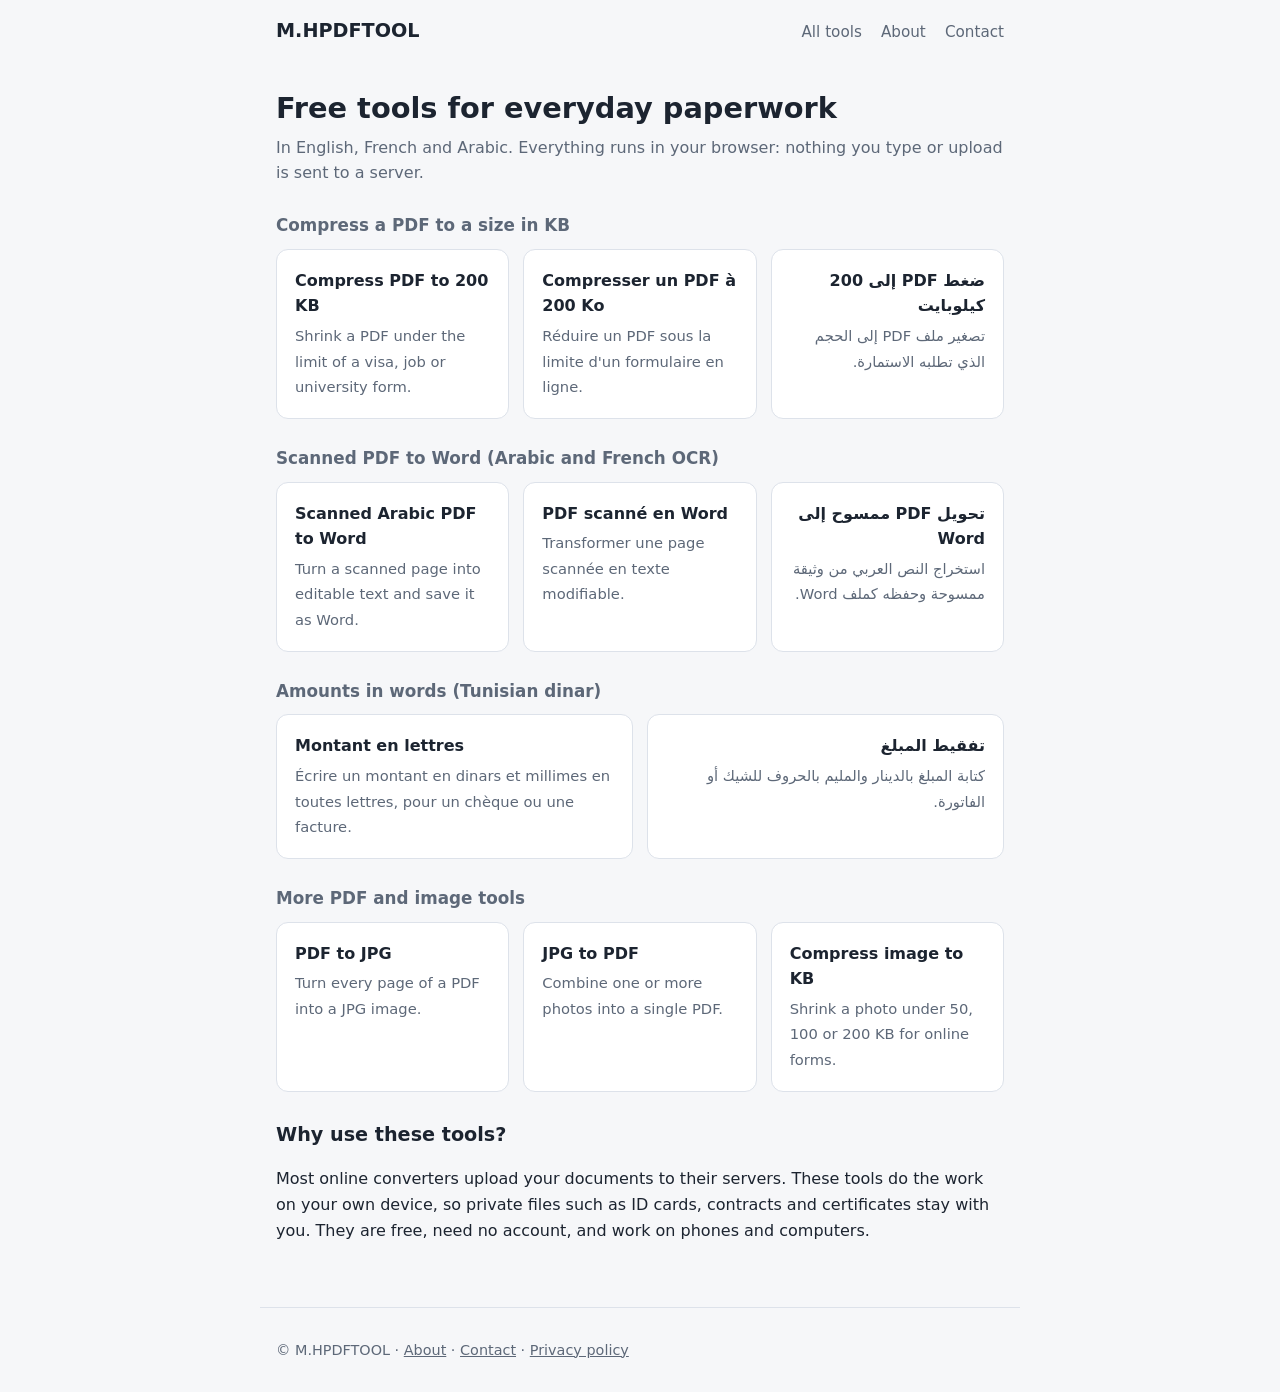
<file: index.html>
<!doctype html>
<html lang="en" dir="ltr">
<head>
<meta charset="utf-8">
<meta name="viewport" content="width=device-width, initial-scale=1">
<title>M.HPDFTOOL – Free PDF tools in English, French and Arabic</title>
<meta name="description" content="Free tools that run in your browser: compress a PDF to 200 KB, convert a scanned Arabic PDF to Word, write a dinar amount in words, and more.">
<link rel="stylesheet" href="style.css">
<script async src="https://pagead2.googlesyndication.com/pagead/js/adsbygoogle.js?client=ca-pub-6901171635162596"
     crossorigin="anonymous"></script>
</head>
<body>
<header>
  <a class="brand" href="index.html">M.HPDFTOOL</a>
  <nav>
    <a href="index.html">All tools</a>
    <a href="about.html">About</a>
    <a href="contact.html">Contact</a>
  </nav>
</header>
<main>
  <h1>Free tools for everyday paperwork</h1>
  <p class="lead">In English, French and Arabic. Everything runs in your browser: nothing you type or upload is sent to a server.</p>

  <h3>Compress a PDF to a size in KB</h3>
  <div class="grid">
    <a class="tool" href="compress-pdf.html">
      <strong>Compress PDF to 200 KB</strong>
      <span>Shrink a PDF under the limit of a visa, job or university form.</span>
    </a>
    <a class="tool" href="compress-pdf-fr.html" lang="fr" dir="ltr">
      <strong>Compresser un PDF à 200 Ko</strong>
      <span>Réduire un PDF sous la limite d'un formulaire en ligne.</span>
    </a>
    <a class="tool" href="compress-pdf-ar.html" lang="ar" dir="rtl">
      <strong>ضغط PDF إلى 200 كيلوبايت</strong>
      <span>تصغير ملف PDF إلى الحجم الذي تطلبه الاستمارة.</span>
    </a>
  </div>

  <h3>Scanned PDF to Word (Arabic and French OCR)</h3>
  <div class="grid">
    <a class="tool" href="scanned-pdf-to-word.html">
      <strong>Scanned Arabic PDF to Word</strong>
      <span>Turn a scanned page into editable text and save it as Word.</span>
    </a>
    <a class="tool" href="scanned-pdf-to-word-fr.html" lang="fr" dir="ltr">
      <strong>PDF scanné en Word</strong>
      <span>Transformer une page scannée en texte modifiable.</span>
    </a>
    <a class="tool" href="scanned-pdf-to-word-ar.html" lang="ar" dir="rtl">
      <strong>تحويل PDF ممسوح إلى Word</strong>
      <span>استخراج النص العربي من وثيقة ممسوحة وحفظه كملف Word.</span>
    </a>
  </div>

  <h3>Amounts in words (Tunisian dinar)</h3>
  <div class="grid">
    <a class="tool" href="montant-en-lettres.html" lang="fr" dir="ltr">
      <strong>Montant en lettres</strong>
      <span>Écrire un montant en dinars et millimes en toutes lettres, pour un chèque ou une facture.</span>
    </a>
    <a class="tool" href="tafqit.html" lang="ar" dir="rtl">
      <strong>تفقيط المبلغ</strong>
      <span>كتابة المبلغ بالدينار والمليم بالحروف للشيك أو الفاتورة.</span>
    </a>
  </div>

  <h3>More PDF and image tools</h3>
  <div class="grid">
    <a class="tool" href="pdf-to-jpg.html">
      <strong>PDF to JPG</strong>
      <span>Turn every page of a PDF into a JPG image.</span>
    </a>
    <a class="tool" href="jpg-to-pdf.html">
      <strong>JPG to PDF</strong>
      <span>Combine one or more photos into a single PDF.</span>
    </a>
    <a class="tool" href="compress-image.html">
      <strong>Compress image to KB</strong>
      <span>Shrink a photo under 50, 100 or 200 KB for online forms.</span>
    </a>
  </div>

  <!-- AD SLOT: paste your AdSense ad unit code here after approval -->
  <div class="ad-slot"></div>

  <h2>Why use these tools?</h2>
  <p>Most online converters upload your documents to their servers. These tools do the work on your own device, so private files such as ID cards, contracts and certificates stay with you. They are free, need no account, and work on phones and computers.</p>
</main>
<footer>
  <p>© M.HPDFTOOL · <a href="about.html">About</a> · <a href="contact.html">Contact</a> · <a href="privacy.html">Privacy policy</a></p>
</footer>
</body>
</html>
</file>
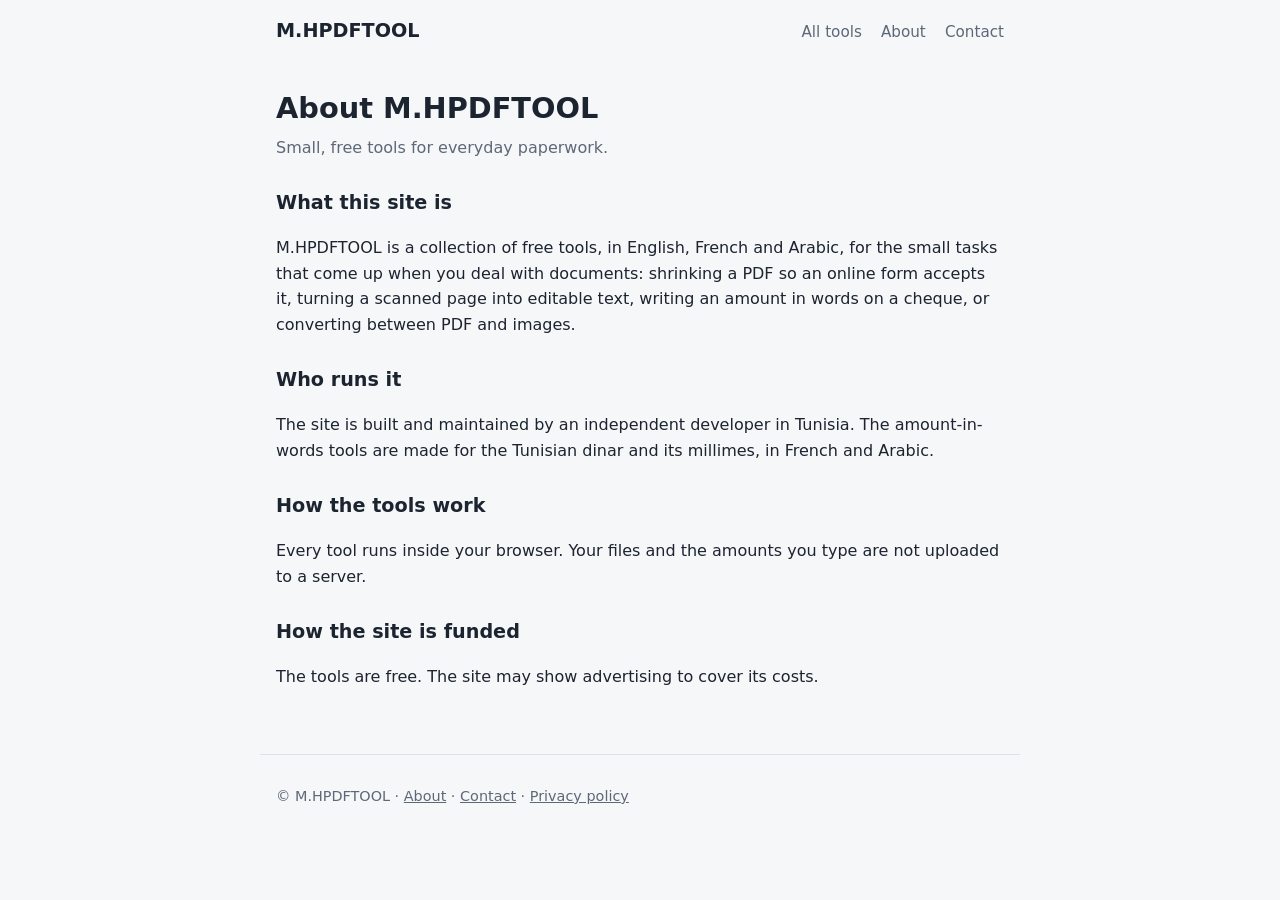
<file: about.html>
<!doctype html>
<html lang="en">
<head>
<meta charset="utf-8">
<meta name="viewport" content="width=device-width, initial-scale=1">
<title>About – M.HPDFTOOL</title>
<meta name="description" content="What M.HPDFTOOL is, who runs it, and how the tools work.">
<link rel="stylesheet" href="style.css">
<script async src="https://pagead2.googlesyndication.com/pagead/js/adsbygoogle.js?client=ca-pub-6901171635162596"
     crossorigin="anonymous"></script>
</head>
<body>
<header>
  <a class="brand" href="index.html">M.HPDFTOOL</a>
  <nav>
    <a href="index.html">All tools</a>
    <a href="about.html">About</a>
    <a href="contact.html">Contact</a>
  </nav>
</header>
<main>
  <h1>About M.HPDFTOOL</h1>
  <p class="lead">Small, free tools for everyday paperwork.</p>

  <h2>What this site is</h2>
  <p>M.HPDFTOOL is a collection of free tools, in English, French and Arabic, for the small tasks that come up when you deal with documents: shrinking a PDF so an online form accepts it, turning a scanned page into editable text, writing an amount in words on a cheque, or converting between PDF and images.</p>

  <h2>Who runs it</h2>
  <p>The site is built and maintained by an independent developer in Tunisia. The amount-in-words tools are made for the Tunisian dinar and its millimes, in French and Arabic.</p>

  <h2>How the tools work</h2>
  <p>Every tool runs inside your browser. Your files and the amounts you type are not uploaded to a server.</p>

  <h2>How the site is funded</h2>
  <p>The tools are free. The site may show advertising to cover its costs.</p>
</main>
<footer>
  <p>© M.HPDFTOOL · <a href="about.html">About</a> · <a href="contact.html">Contact</a> · <a href="privacy.html">Privacy policy</a></p>
</footer>
</body>
</html>
</file>
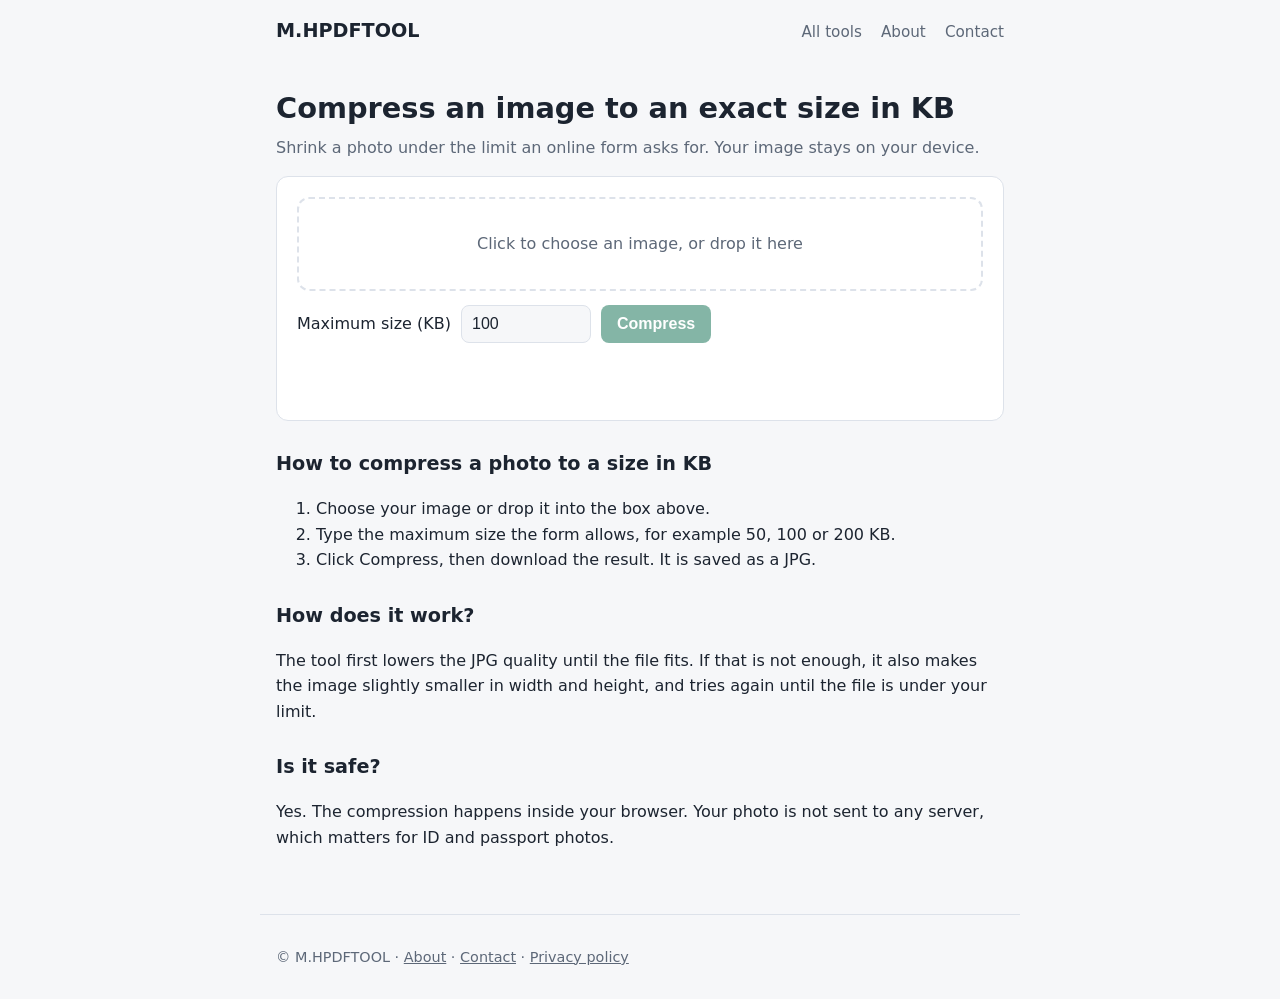
<file: compress-image.html>
<!doctype html>
<html lang="en">
<head>
<meta charset="utf-8">
<meta name="viewport" content="width=device-width, initial-scale=1">
<title>Compress image to 50 KB, 100 KB or 200 KB – free, no upload</title>
<meta name="description" content="Reduce a photo to an exact size in KB for visa, job and university forms. Free, works in your browser, and your image is never uploaded.">
<link rel="stylesheet" href="style.css">
<script async src="https://pagead2.googlesyndication.com/pagead/js/adsbygoogle.js?client=ca-pub-6901171635162596"
     crossorigin="anonymous"></script>
</head>
<body>
<header>
  <a class="brand" href="index.html">M.HPDFTOOL</a>
  <nav>
    <a href="index.html">All tools</a>
    <a href="about.html">About</a>
    <a href="contact.html">Contact</a>
  </nav>
</header>
<main>
  <h1>Compress an image to an exact size in KB</h1>
  <p class="lead">Shrink a photo under the limit an online form asks for. Your image stays on your device.</p>

  <div class="card">
    <label class="drop" id="drop">
      <input type="file" id="file" accept="image/jpeg,image/png,image/webp">
      Click to choose an image, or drop it here
    </label>
    <div class="row">
      <label for="target">Maximum size (KB)</label>
      <input type="number" id="target" value="100" min="5" max="5000">
      <button id="go" disabled>Compress</button>
    </div>
    <p id="status"></p>
    <div id="results"></div>
  </div>

  <!-- AD SLOT: paste your AdSense ad unit code here after approval -->
  <div class="ad-slot"></div>

  <h2>How to compress a photo to a size in KB</h2>
  <ol>
    <li>Choose your image or drop it into the box above.</li>
    <li>Type the maximum size the form allows, for example 50, 100 or 200 KB.</li>
    <li>Click Compress, then download the result. It is saved as a JPG.</li>
  </ol>

  <h2>How does it work?</h2>
  <p>The tool first lowers the JPG quality until the file fits. If that is not enough, it also makes the image slightly smaller in width and height, and tries again until the file is under your limit.</p>

  <h2>Is it safe?</h2>
  <p>Yes. The compression happens inside your browser. Your photo is not sent to any server, which matters for ID and passport photos.</p>
</main>
<footer>
  <p>© M.HPDFTOOL · <a href="about.html">About</a> · <a href="contact.html">Contact</a> · <a href="privacy.html">Privacy policy</a></p>
</footer>

<script>
const drop = document.getElementById('drop');
const input = document.getElementById('file');
const statusEl = document.getElementById('status');
const results = document.getElementById('results');
const goBtn = document.getElementById('go');
let current = null; // { img, name, size }

input.addEventListener('change', () => { if (input.files[0]) setFile(input.files[0]); });
drop.addEventListener('dragover', e => { e.preventDefault(); drop.classList.add('over'); });
drop.addEventListener('dragleave', () => drop.classList.remove('over'));
drop.addEventListener('drop', e => {
  e.preventDefault();
  drop.classList.remove('over');
  if (e.dataTransfer.files[0]) setFile(e.dataTransfer.files[0]);
});
goBtn.addEventListener('click', compress);

function kb(bytes) { return (bytes / 1024).toFixed(1) + ' KB'; }

function setFile(file) {
  results.innerHTML = '';
  if (!file.type.startsWith('image/')) {
    statusEl.textContent = 'Please choose an image file.';
    return;
  }
  const img = new Image();
  img.onload = () => {
    current = { img, name: file.name, size: file.size };
    goBtn.disabled = false;
    statusEl.textContent = file.name + ' · ' + kb(file.size) + ' · ' + img.naturalWidth + '×' + img.naturalHeight;
  };
  img.onerror = () => { statusEl.textContent = 'Sorry, this image could not be read.'; };
  img.src = URL.createObjectURL(file);
}

function encode(img, scale, quality) {
  const canvas = document.createElement('canvas');
  canvas.width = Math.max(1, Math.round(img.naturalWidth * scale));
  canvas.height = Math.max(1, Math.round(img.naturalHeight * scale));
  const ctx = canvas.getContext('2d');
  ctx.fillStyle = '#ffffff';
  ctx.fillRect(0, 0, canvas.width, canvas.height);
  ctx.drawImage(img, 0, 0, canvas.width, canvas.height);
  return new Promise(resolve => canvas.toBlob(resolve, 'image/jpeg', quality))
    .then(blob => ({ blob, width: canvas.width, height: canvas.height }));
}

async function compress() {
  if (!current) return;
  const targetKb = parseFloat(document.getElementById('target').value);
  if (!targetKb || targetKb < 5) {
    statusEl.textContent = 'Enter a size of at least 5 KB.';
    return;
  }
  const target = targetKb * 1024;
  goBtn.disabled = true;
  results.innerHTML = '';
  statusEl.textContent = 'Compressing…';

  let best = null;
  let scale = 1;
  // Start smaller for very large photos so the search is faster
  const longest = Math.max(current.img.naturalWidth, current.img.naturalHeight);
  if (longest > 4000) scale = 4000 / longest;

  for (let attempt = 0; attempt < 25 && !best; attempt++) {
    // Binary search the highest quality that fits at this scale
    let lo = 0.3, hi = 0.95;
    for (let i = 0; i < 7; i++) {
      const q = (lo + hi) / 2;
      const out = await encode(current.img, scale, q);
      if (out.blob.size <= target) { best = out; lo = q; } else { hi = q; }
    }
    if (!best) scale *= 0.85; // still too big at low quality: shrink dimensions
  }

  goBtn.disabled = false;
  if (!best) {
    statusEl.textContent = 'This image cannot be made that small. Try a larger size.';
    return;
  }
  const url = URL.createObjectURL(best.blob);
  const fig = document.createElement('figure');
  const img = document.createElement('img');
  img.src = url;
  img.alt = 'Compressed image';
  const link = document.createElement('a');
  link.href = url;
  link.download = current.name.replace(/\.[^.]+$/, '') + '-' + Math.round(targetKb) + 'kb.jpg';
  link.textContent = 'Download';
  fig.appendChild(img);
  fig.appendChild(link);
  results.appendChild(fig);
  statusEl.textContent = 'Done: ' + kb(current.size) + ' → ' + kb(best.blob.size) +
    ' (' + best.width + '×' + best.height + ')';
}
</script>
</body>
</html>
</file>
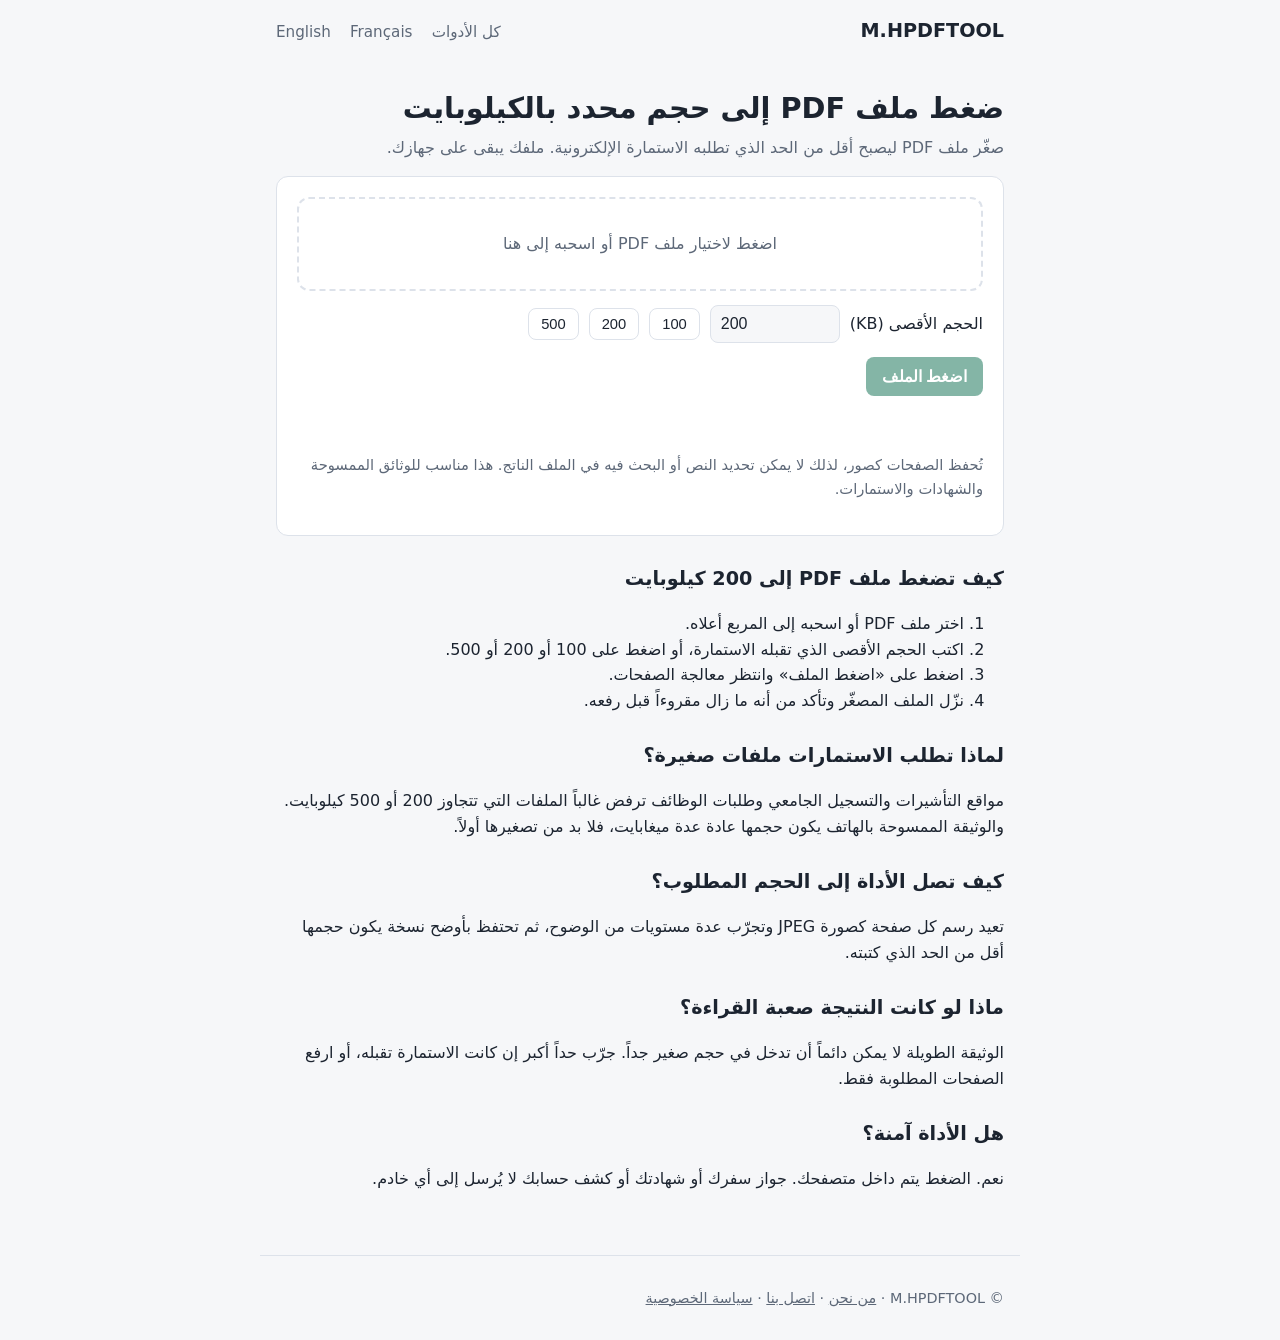
<file: compress-pdf-ar.html>
<!doctype html>
<html lang="ar" dir="rtl">
<head>
<meta charset="utf-8">
<meta name="viewport" content="width=device-width, initial-scale=1">
<title>ضغط ملف PDF إلى 200 كيلوبايت أو 100 كيلوبايت أو أي حجم – مجاناً ودون رفع</title>
<meta name="description" content="صغّر حجم ملف PDF ليصبح أقل من الحد المطلوب في استمارة التأشيرة أو التسجيل الجامعي أو طلب الوظيفة: 200 أو 100 أو 500 كيلوبايت أو الحجم الذي تكتبه. الملف يبقى على جهازك.">
<link rel="alternate" hreflang="en" href="compress-pdf.html">
<link rel="alternate" hreflang="fr" href="compress-pdf-fr.html">
<link rel="alternate" hreflang="ar" href="compress-pdf-ar.html">
<link rel="stylesheet" href="style.css">
<script async src="https://pagead2.googlesyndication.com/pagead/js/adsbygoogle.js?client=ca-pub-6901171635162596"
     crossorigin="anonymous"></script>
</head>
<body>
<header>
  <a class="brand" href="index.html">M.HPDFTOOL</a>
  <nav>
    <a href="index.html">كل الأدوات</a>
    <a href="compress-pdf.html" lang="en">English</a>
    <a href="compress-pdf-fr.html" lang="fr">Français</a>
  </nav>
</header>
<main>
  <h1>ضغط ملف PDF إلى حجم محدد بالكيلوبايت</h1>
  <p class="lead">صغّر ملف PDF ليصبح أقل من الحد الذي تطلبه الاستمارة الإلكترونية. ملفك يبقى على جهازك.</p>

  <div class="card">
    <label class="drop" id="drop">
      <input type="file" id="file" accept="application/pdf">
      اضغط لاختيار ملف PDF أو اسحبه إلى هنا
    </label>
    <div class="row">
      <label for="target">الحجم الأقصى (KB)</label>
      <input type="number" id="target" value="200" min="20" max="20000" dir="ltr">
      <button type="button" class="chip" data-kb="100">100</button>
      <button type="button" class="chip" data-kb="200">200</button>
      <button type="button" class="chip" data-kb="500">500</button>
    </div>
    <div class="row"><button id="go" disabled>اضغط الملف</button></div>
    <p id="status" aria-live="polite"></p>
    <div id="results" style="display:block"></div>
    <p class="note">تُحفظ الصفحات كصور، لذلك لا يمكن تحديد النص أو البحث فيه في الملف الناتج. هذا مناسب للوثائق الممسوحة والشهادات والاستمارات.</p>
  </div>

  <!-- AD SLOT: paste your AdSense ad unit code here after approval -->
  <div class="ad-slot"></div>

  <h2>كيف تضغط ملف PDF إلى 200 كيلوبايت</h2>
  <ol>
    <li>اختر ملف PDF أو اسحبه إلى المربع أعلاه.</li>
    <li>اكتب الحجم الأقصى الذي تقبله الاستمارة، أو اضغط على 100 أو 200 أو 500.</li>
    <li>اضغط على «اضغط الملف» وانتظر معالجة الصفحات.</li>
    <li>نزّل الملف المصغّر وتأكد من أنه ما زال مقروءاً قبل رفعه.</li>
  </ol>

  <h2>لماذا تطلب الاستمارات ملفات صغيرة؟</h2>
  <p>مواقع التأشيرات والتسجيل الجامعي وطلبات الوظائف ترفض غالباً الملفات التي تتجاوز 200 أو 500 كيلوبايت. والوثيقة الممسوحة بالهاتف يكون حجمها عادة عدة ميغابايت، فلا بد من تصغيرها أولاً.</p>
  <h2>كيف تصل الأداة إلى الحجم المطلوب؟</h2>
  <p>تعيد رسم كل صفحة كصورة JPEG وتجرّب عدة مستويات من الوضوح، ثم تحتفظ بأوضح نسخة يكون حجمها أقل من الحد الذي كتبته.</p>
  <h2>ماذا لو كانت النتيجة صعبة القراءة؟</h2>
  <p>الوثيقة الطويلة لا يمكن دائماً أن تدخل في حجم صغير جداً. جرّب حداً أكبر إن كانت الاستمارة تقبله، أو ارفع الصفحات المطلوبة فقط.</p>
  <h2>هل الأداة آمنة؟</h2>
  <p>نعم. الضغط يتم داخل متصفحك. جواز سفرك أو شهادتك أو كشف حسابك لا يُرسل إلى أي خادم.</p>
</main>
<footer>
  <p>© M.HPDFTOOL · <a href="about.html">من نحن</a> · <a href="contact.html">اتصل بنا</a> · <a href="privacy.html">سياسة الخصوصية</a></p>
</footer>

<script src="vendor/pdf.min.js"></script>
<script src="vendor/jspdf.umd.min.js"></script>
<script src="js/compress-pdf.js"></script>
<script>CompressPdf.init({"notPdf": "الرجاء اختيار ملف PDF.", "minSize": "اكتب حجماً لا يقل عن 20 كيلوبايت.", "alreadySmall": "حجم هذا الملف {size} وهو أقل من الحد المطلوب. لا حاجة إلى الضغط.", "analysing": "تحليل الصفحة {n} من {total}…", "building": "إنشاء الملف: الصفحة {n} من {total}…", "download": "تنزيل الملف المضغوط", "done": "تم: {from} ← {to} (عدد الصفحات: {pages}).", "tooSmall": "لا يمكن تصغير هذا الملف إلى هذا الحجم. أصغر حجم ممكن هو تقريباً {size}.", "password": "هذا الملف محمي بكلمة سر ولا يمكن ضغطه.", "unreadable": "عذراً، تعذّرت قراءة هذا الملف."});</script>
</body>
</html>
</file>
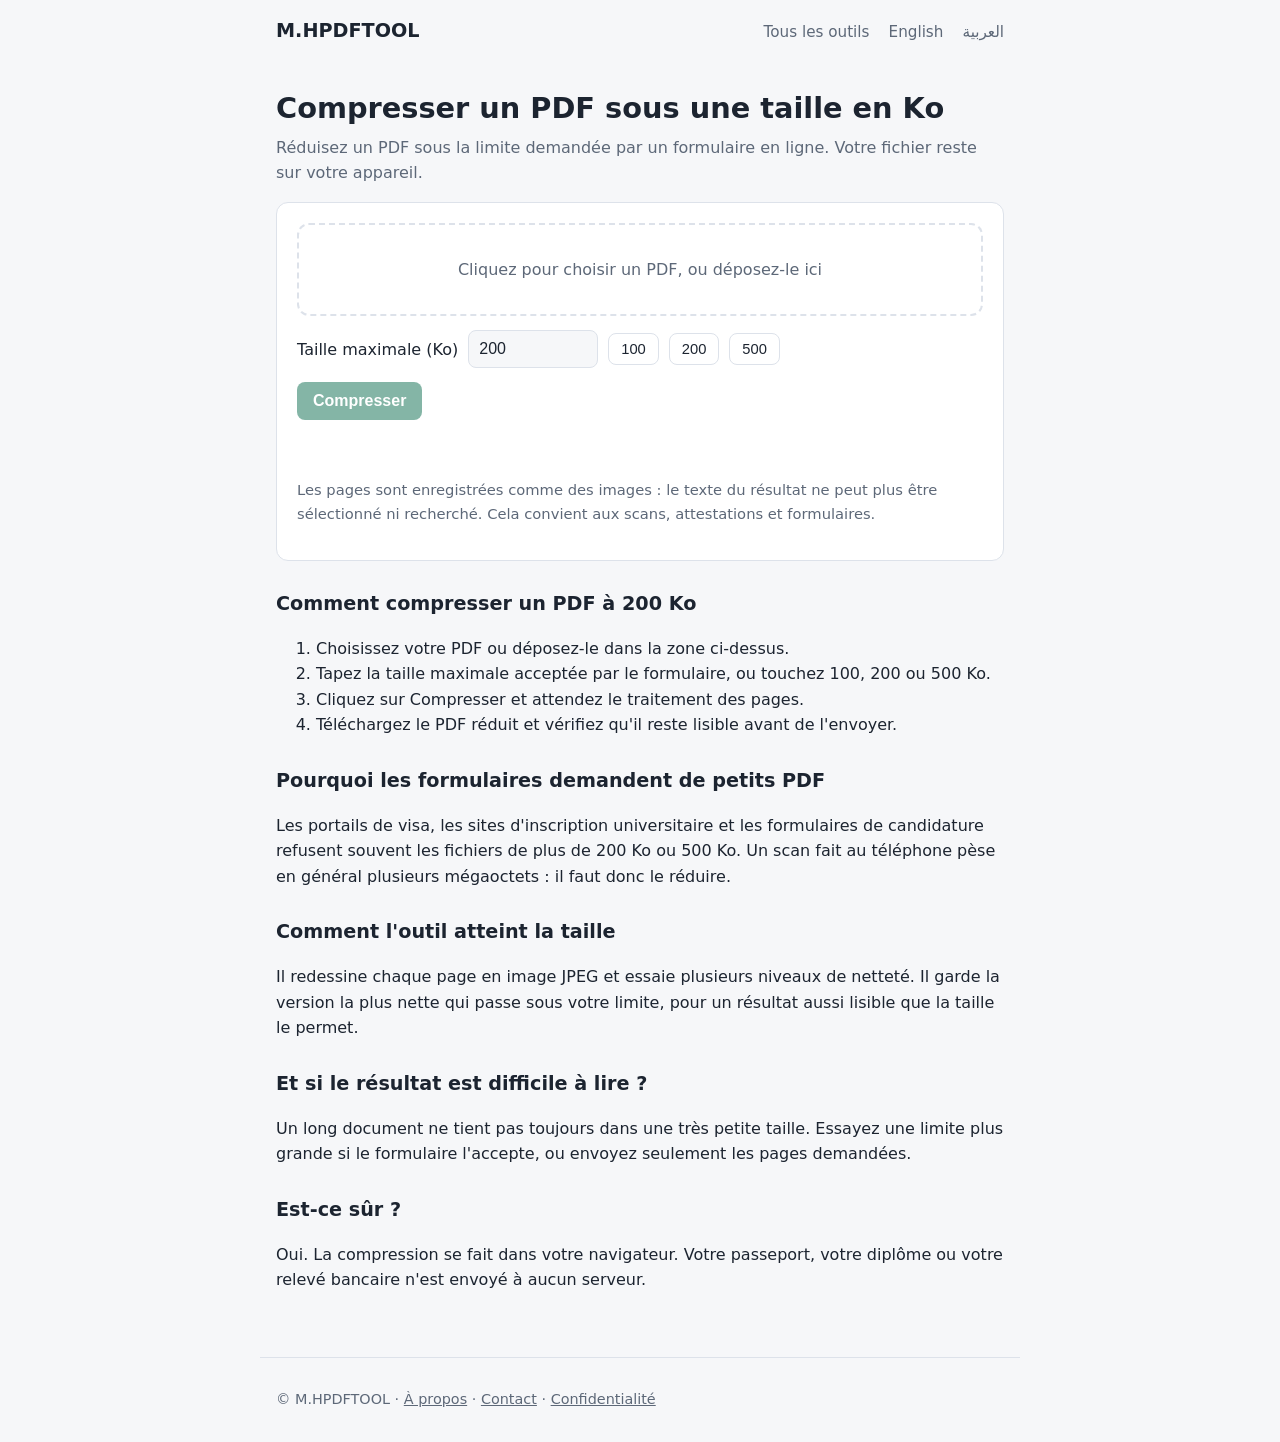
<file: compress-pdf-fr.html>
<!doctype html>
<html lang="fr" dir="ltr">
<head>
<meta charset="utf-8">
<meta name="viewport" content="width=device-width, initial-scale=1">
<title>Compresser un PDF à 200 Ko, 100 Ko ou la taille voulue – gratuit, sans envoi</title>
<meta name="description" content="Réduisez un PDF sous la limite d'un formulaire de visa, d'inscription ou de candidature : 200 Ko, 100 Ko, 500 Ko ou la taille de votre choix. Le fichier reste sur votre appareil.">
<link rel="alternate" hreflang="en" href="compress-pdf.html">
<link rel="alternate" hreflang="fr" href="compress-pdf-fr.html">
<link rel="alternate" hreflang="ar" href="compress-pdf-ar.html">
<link rel="stylesheet" href="style.css">
<script async src="https://pagead2.googlesyndication.com/pagead/js/adsbygoogle.js?client=ca-pub-6901171635162596"
     crossorigin="anonymous"></script>
</head>
<body>
<header>
  <a class="brand" href="index.html">M.HPDFTOOL</a>
  <nav>
    <a href="index.html">Tous les outils</a>
    <a href="compress-pdf.html" lang="en">English</a>
    <a href="compress-pdf-ar.html" lang="ar">العربية</a>
  </nav>
</header>
<main>
  <h1>Compresser un PDF sous une taille en Ko</h1>
  <p class="lead">Réduisez un PDF sous la limite demandée par un formulaire en ligne. Votre fichier reste sur votre appareil.</p>

  <div class="card">
    <label class="drop" id="drop">
      <input type="file" id="file" accept="application/pdf">
      Cliquez pour choisir un PDF, ou déposez-le ici
    </label>
    <div class="row">
      <label for="target">Taille maximale (Ko)</label>
      <input type="number" id="target" value="200" min="20" max="20000" dir="ltr">
      <button type="button" class="chip" data-kb="100">100</button>
      <button type="button" class="chip" data-kb="200">200</button>
      <button type="button" class="chip" data-kb="500">500</button>
    </div>
    <div class="row"><button id="go" disabled>Compresser</button></div>
    <p id="status" aria-live="polite"></p>
    <div id="results" style="display:block"></div>
    <p class="note">Les pages sont enregistrées comme des images : le texte du résultat ne peut plus être sélectionné ni recherché. Cela convient aux scans, attestations et formulaires.</p>
  </div>

  <!-- AD SLOT: paste your AdSense ad unit code here after approval -->
  <div class="ad-slot"></div>

  <h2>Comment compresser un PDF à 200 Ko</h2>
  <ol>
    <li>Choisissez votre PDF ou déposez-le dans la zone ci-dessus.</li>
    <li>Tapez la taille maximale acceptée par le formulaire, ou touchez 100, 200 ou 500 Ko.</li>
    <li>Cliquez sur Compresser et attendez le traitement des pages.</li>
    <li>Téléchargez le PDF réduit et vérifiez qu'il reste lisible avant de l'envoyer.</li>
  </ol>

  <h2>Pourquoi les formulaires demandent de petits PDF</h2>
  <p>Les portails de visa, les sites d'inscription universitaire et les formulaires de candidature refusent souvent les fichiers de plus de 200 Ko ou 500 Ko. Un scan fait au téléphone pèse en général plusieurs mégaoctets : il faut donc le réduire.</p>
  <h2>Comment l'outil atteint la taille</h2>
  <p>Il redessine chaque page en image JPEG et essaie plusieurs niveaux de netteté. Il garde la version la plus nette qui passe sous votre limite, pour un résultat aussi lisible que la taille le permet.</p>
  <h2>Et si le résultat est difficile à lire ?</h2>
  <p>Un long document ne tient pas toujours dans une très petite taille. Essayez une limite plus grande si le formulaire l'accepte, ou envoyez seulement les pages demandées.</p>
  <h2>Est-ce sûr ?</h2>
  <p>Oui. La compression se fait dans votre navigateur. Votre passeport, votre diplôme ou votre relevé bancaire n'est envoyé à aucun serveur.</p>
</main>
<footer>
  <p>© M.HPDFTOOL · <a href="about.html">À propos</a> · <a href="contact.html">Contact</a> · <a href="privacy.html">Confidentialité</a></p>
</footer>

<script src="vendor/pdf.min.js"></script>
<script src="vendor/jspdf.umd.min.js"></script>
<script src="js/compress-pdf.js"></script>
<script>CompressPdf.init({"unit": "Ko", "notPdf": "Veuillez choisir un fichier PDF.", "minSize": "Entrez une taille d'au moins 20 Ko.", "alreadySmall": "Ce PDF fait déjà {size}, sous votre limite. Rien à faire.", "analysing": "Analyse de la page {n} sur {total}…", "building": "Création du PDF : page {n} sur {total}…", "download": "Télécharger le PDF compressé", "done": "Terminé : {from} → {to} ({pages} page(s)).", "tooSmall": "Ce PDF ne peut pas être réduit à cette taille. Le minimum possible est d'environ {size}.", "password": "Ce PDF est protégé par un mot de passe et ne peut pas être compressé.", "unreadable": "Désolé, ce fichier n'a pas pu être lu comme un PDF."});</script>
</body>
</html>
</file>
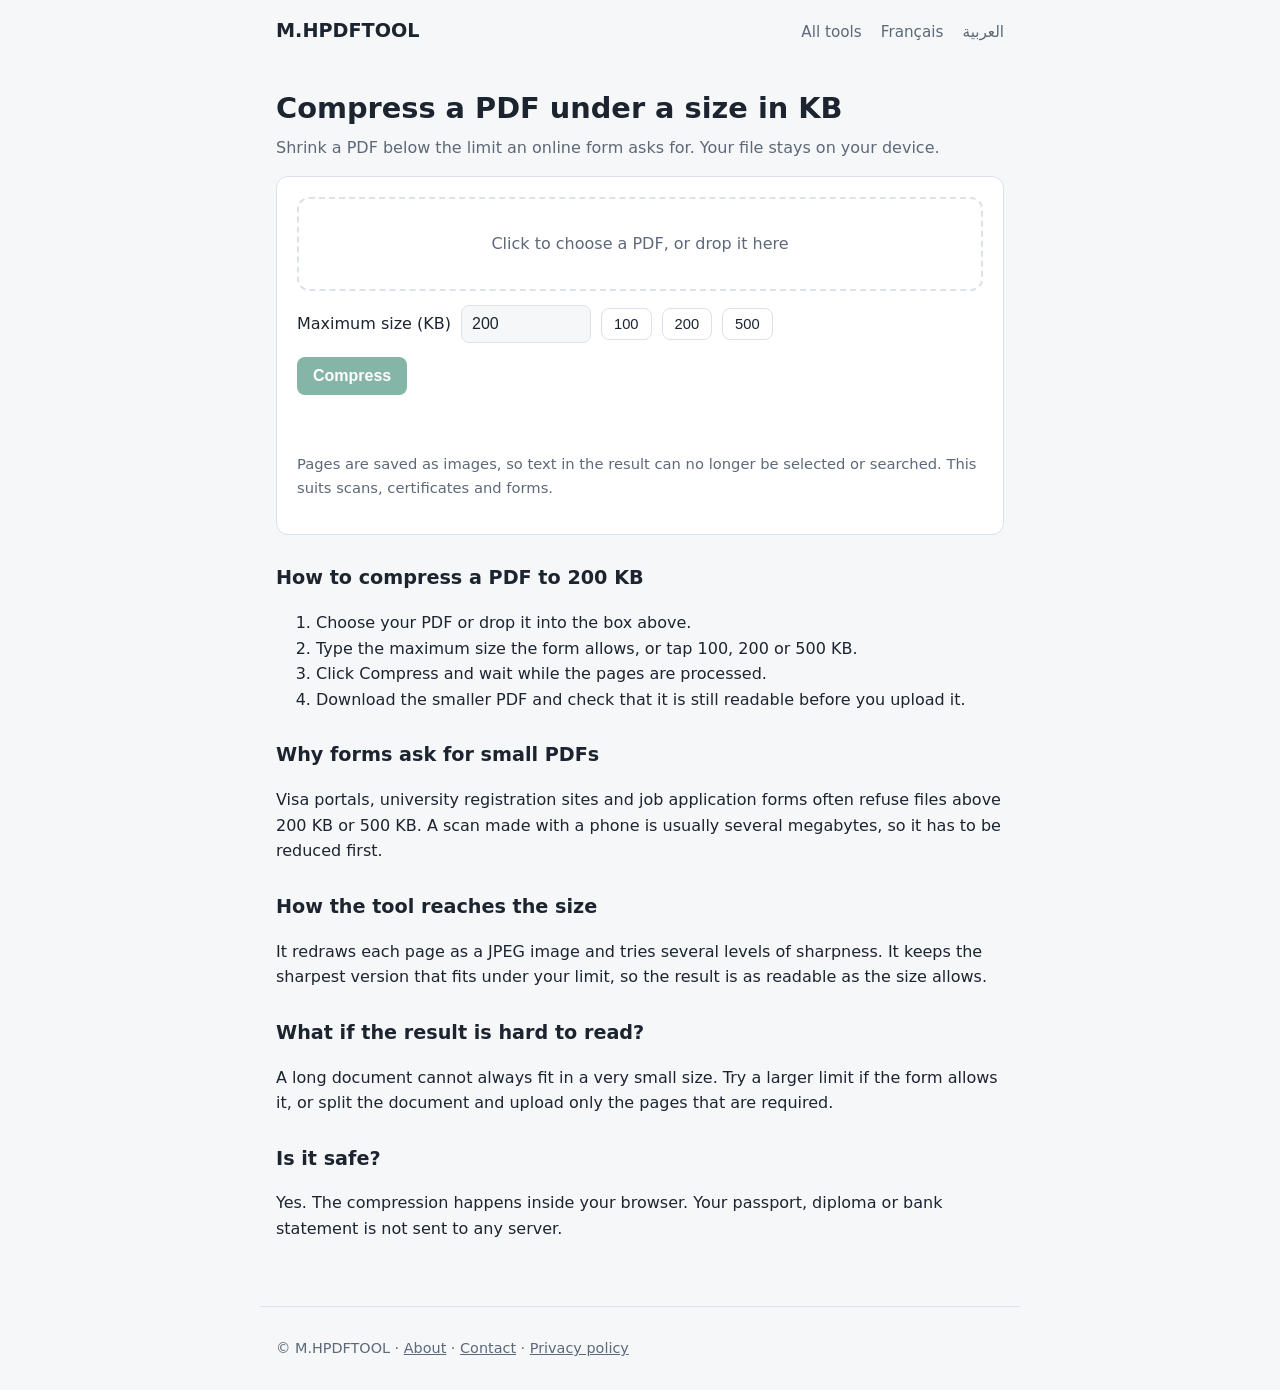
<file: compress-pdf.html>
<!doctype html>
<html lang="en" dir="ltr">
<head>
<meta charset="utf-8">
<meta name="viewport" content="width=device-width, initial-scale=1">
<title>Compress PDF to 200 KB, 100 KB or any size – free, no upload</title>
<meta name="description" content="Reduce a PDF under the size limit of a visa, job or university form: 200 KB, 100 KB, 500 KB or the size you type. Works in your browser; the file is never uploaded.">
<link rel="alternate" hreflang="en" href="compress-pdf.html">
<link rel="alternate" hreflang="fr" href="compress-pdf-fr.html">
<link rel="alternate" hreflang="ar" href="compress-pdf-ar.html">
<link rel="stylesheet" href="style.css">
<script async src="https://pagead2.googlesyndication.com/pagead/js/adsbygoogle.js?client=ca-pub-6901171635162596"
     crossorigin="anonymous"></script>
</head>
<body>
<header>
  <a class="brand" href="index.html">M.HPDFTOOL</a>
  <nav>
    <a href="index.html">All tools</a>
    <a href="compress-pdf-fr.html" lang="fr">Français</a>
    <a href="compress-pdf-ar.html" lang="ar">العربية</a>
  </nav>
</header>
<main>
  <h1>Compress a PDF under a size in KB</h1>
  <p class="lead">Shrink a PDF below the limit an online form asks for. Your file stays on your device.</p>

  <div class="card">
    <label class="drop" id="drop">
      <input type="file" id="file" accept="application/pdf">
      Click to choose a PDF, or drop it here
    </label>
    <div class="row">
      <label for="target">Maximum size (KB)</label>
      <input type="number" id="target" value="200" min="20" max="20000" dir="ltr">
      <button type="button" class="chip" data-kb="100">100</button>
      <button type="button" class="chip" data-kb="200">200</button>
      <button type="button" class="chip" data-kb="500">500</button>
    </div>
    <div class="row"><button id="go" disabled>Compress</button></div>
    <p id="status" aria-live="polite"></p>
    <div id="results" style="display:block"></div>
    <p class="note">Pages are saved as images, so text in the result can no longer be selected or searched. This suits scans, certificates and forms.</p>
  </div>

  <!-- AD SLOT: paste your AdSense ad unit code here after approval -->
  <div class="ad-slot"></div>

  <h2>How to compress a PDF to 200 KB</h2>
  <ol>
    <li>Choose your PDF or drop it into the box above.</li>
    <li>Type the maximum size the form allows, or tap 100, 200 or 500 KB.</li>
    <li>Click Compress and wait while the pages are processed.</li>
    <li>Download the smaller PDF and check that it is still readable before you upload it.</li>
  </ol>

  <h2>Why forms ask for small PDFs</h2>
  <p>Visa portals, university registration sites and job application forms often refuse files above 200 KB or 500 KB. A scan made with a phone is usually several megabytes, so it has to be reduced first.</p>
  <h2>How the tool reaches the size</h2>
  <p>It redraws each page as a JPEG image and tries several levels of sharpness. It keeps the sharpest version that fits under your limit, so the result is as readable as the size allows.</p>
  <h2>What if the result is hard to read?</h2>
  <p>A long document cannot always fit in a very small size. Try a larger limit if the form allows it, or split the document and upload only the pages that are required.</p>
  <h2>Is it safe?</h2>
  <p>Yes. The compression happens inside your browser. Your passport, diploma or bank statement is not sent to any server.</p>
</main>
<footer>
  <p>© M.HPDFTOOL · <a href="about.html">About</a> · <a href="contact.html">Contact</a> · <a href="privacy.html">Privacy policy</a></p>
</footer>

<script src="vendor/pdf.min.js"></script>
<script src="vendor/jspdf.umd.min.js"></script>
<script src="js/compress-pdf.js"></script>
<script>CompressPdf.init({"notPdf": "Please choose a PDF file.", "minSize": "Enter a size of at least 20 KB.", "alreadySmall": "This PDF is already {size}, under your limit. Nothing to do.", "analysing": "Analysing page {n} of {total}…", "building": "Building the PDF: page {n} of {total}…", "download": "Download the compressed PDF", "done": "Done: {from} → {to} ({pages} page(s)).", "tooSmall": "This PDF cannot be made that small. The smallest possible is about {size}.", "password": "This PDF is password-protected and cannot be compressed.", "unreadable": "Sorry, this file could not be read as a PDF."});</script>
</body>
</html>
</file>
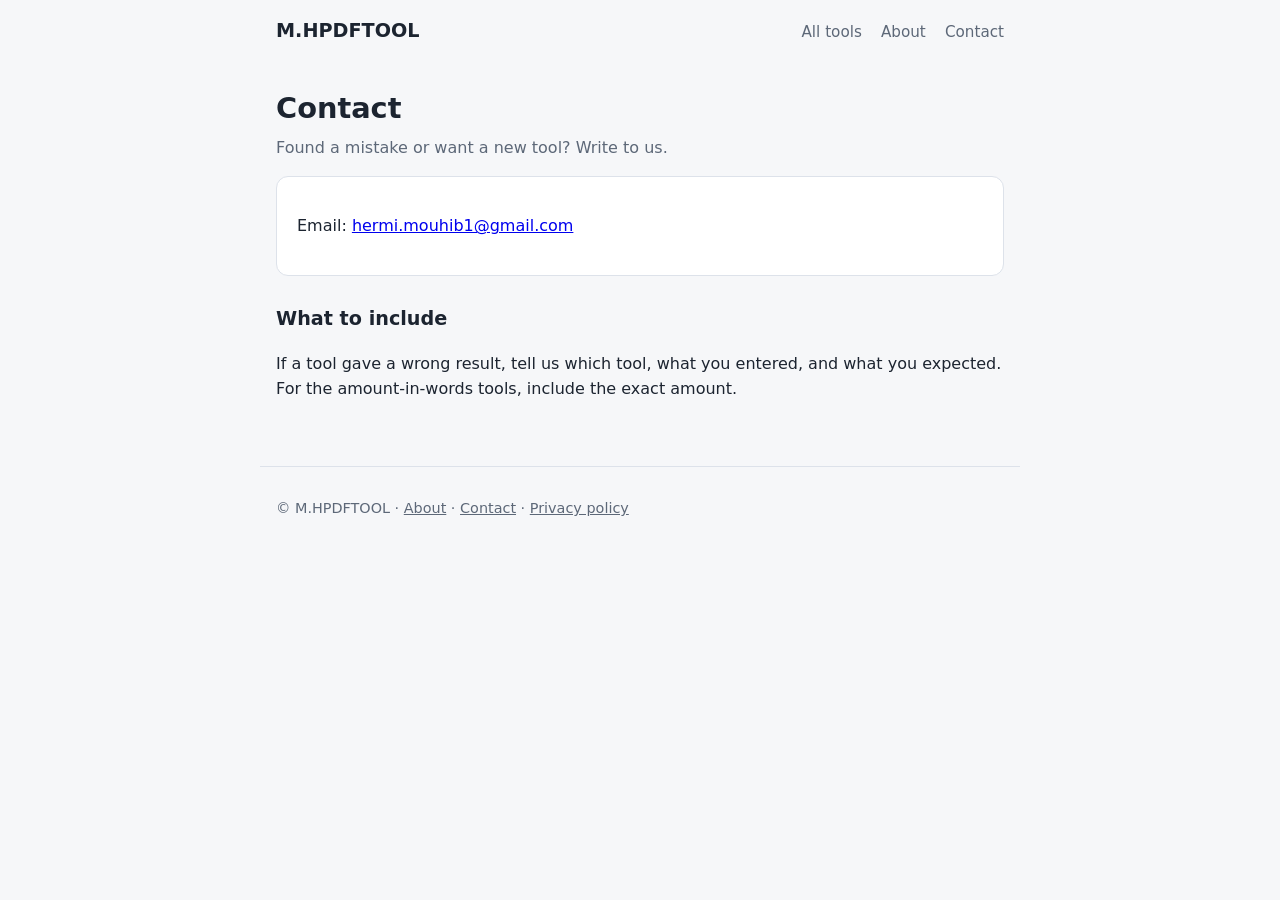
<file: contact.html>
<!doctype html>
<html lang="en">
<head>
<meta charset="utf-8">
<meta name="viewport" content="width=device-width, initial-scale=1">
<title>Contact – M.HPDFTOOL</title>
<meta name="description" content="How to contact M.HPDFTOOL about a problem, a mistake or a suggestion.">
<link rel="stylesheet" href="style.css">
<script async src="https://pagead2.googlesyndication.com/pagead/js/adsbygoogle.js?client=ca-pub-6901171635162596"
     crossorigin="anonymous"></script>
</head>
<body>
<header>
  <a class="brand" href="index.html">M.HPDFTOOL</a>
  <nav>
    <a href="index.html">All tools</a>
    <a href="about.html">About</a>
    <a href="contact.html">Contact</a>
  </nav>
</header>
<main>
  <h1>Contact</h1>
  <p class="lead">Found a mistake or want a new tool? Write to us.</p>

  <div class="card">
    <p>Email: <a href="mailto:hermi.mouhib1@gmail.com">hermi.mouhib1@gmail.com</a></p>
  </div>

  <h2>What to include</h2>
  <p>If a tool gave a wrong result, tell us which tool, what you entered, and what you expected. For the amount-in-words tools, include the exact amount.</p>
</main>
<footer>
  <p>© M.HPDFTOOL · <a href="about.html">About</a> · <a href="contact.html">Contact</a> · <a href="privacy.html">Privacy policy</a></p>
</footer>
</body>
</html>
</file>
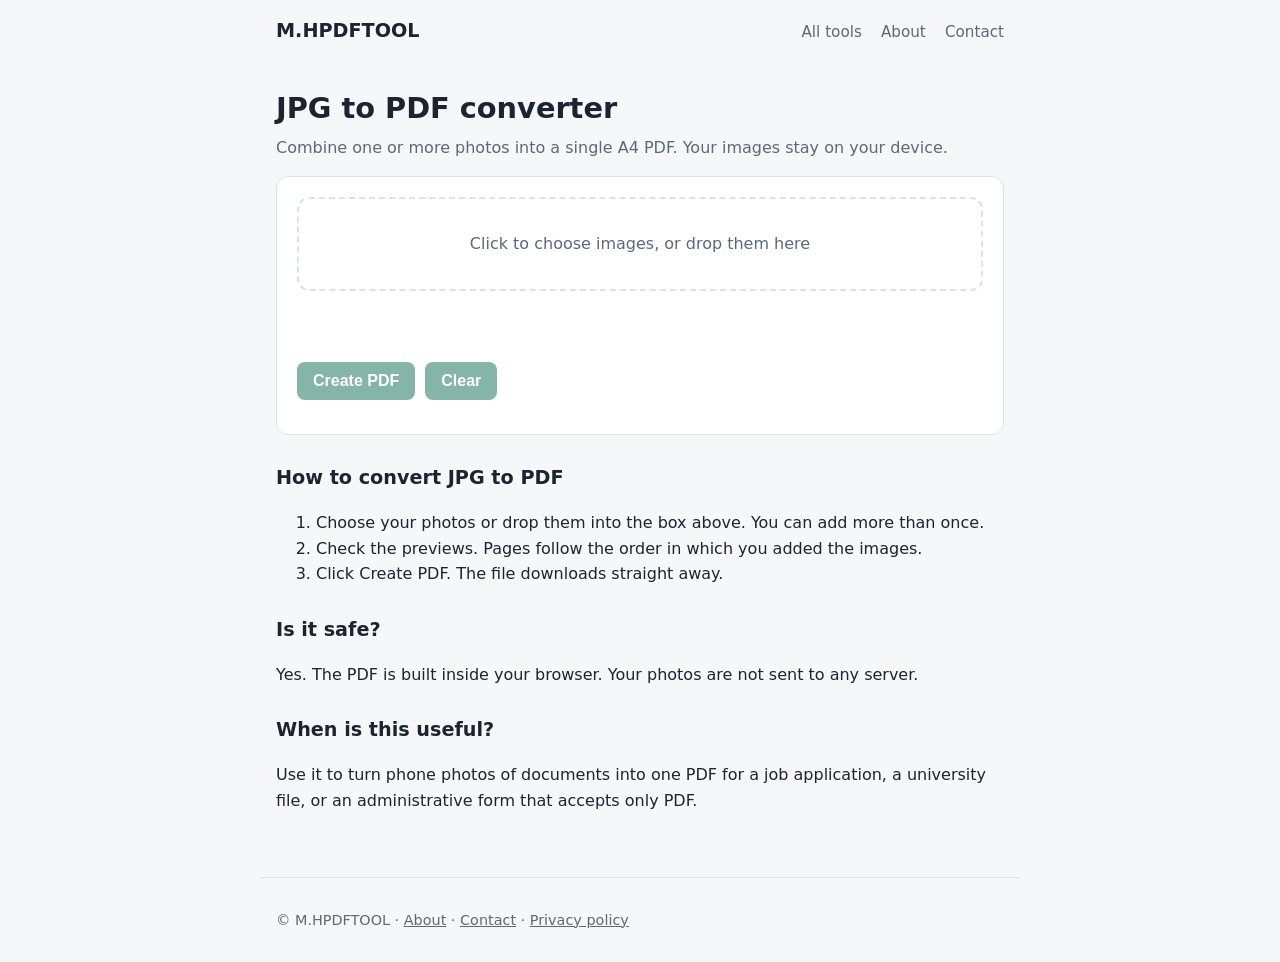
<file: jpg-to-pdf.html>
<!doctype html>
<html lang="en">
<head>
<meta charset="utf-8">
<meta name="viewport" content="width=device-width, initial-scale=1">
<title>JPG to PDF – Combine photos into one PDF free, no upload</title>
<meta name="description" content="Convert JPG or PNG photos into a single PDF for free. Works in your browser, so your images are never uploaded.">
<link rel="stylesheet" href="style.css">
<script async src="https://pagead2.googlesyndication.com/pagead/js/adsbygoogle.js?client=ca-pub-6901171635162596"
     crossorigin="anonymous"></script>
</head>
<body>
<header>
  <a class="brand" href="index.html">M.HPDFTOOL</a>
  <nav>
    <a href="index.html">All tools</a>
    <a href="about.html">About</a>
    <a href="contact.html">Contact</a>
  </nav>
</header>
<main>
  <h1>JPG to PDF converter</h1>
  <p class="lead">Combine one or more photos into a single A4 PDF. Your images stay on your device.</p>

  <div class="card">
    <label class="drop" id="drop">
      <input type="file" id="file" accept="image/jpeg,image/png,image/webp" multiple>
      Click to choose images, or drop them here
    </label>
    <p id="status"></p>
    <div id="results"></div>
    <div class="row">
      <button id="make" disabled>Create PDF</button>
      <button id="clear" disabled>Clear</button>
    </div>
  </div>

  <!-- AD SLOT: paste your AdSense ad unit code here after approval -->
  <div class="ad-slot"></div>

  <h2>How to convert JPG to PDF</h2>
  <ol>
    <li>Choose your photos or drop them into the box above. You can add more than once.</li>
    <li>Check the previews. Pages follow the order in which you added the images.</li>
    <li>Click Create PDF. The file downloads straight away.</li>
  </ol>

  <h2>Is it safe?</h2>
  <p>Yes. The PDF is built inside your browser. Your photos are not sent to any server.</p>

  <h2>When is this useful?</h2>
  <p>Use it to turn phone photos of documents into one PDF for a job application, a university file, or an administrative form that accepts only PDF.</p>
</main>
<footer>
  <p>© M.HPDFTOOL · <a href="about.html">About</a> · <a href="contact.html">Contact</a> · <a href="privacy.html">Privacy policy</a></p>
</footer>

<script src="vendor/jspdf.umd.min.js"></script>
<script>
const drop = document.getElementById('drop');
const input = document.getElementById('file');
const statusEl = document.getElementById('status');
const results = document.getElementById('results');
const makeBtn = document.getElementById('make');
const clearBtn = document.getElementById('clear');
let images = []; // { img, name }

input.addEventListener('change', () => { addFiles(Array.from(input.files)); input.value = ''; });
drop.addEventListener('dragover', e => { e.preventDefault(); drop.classList.add('over'); });
drop.addEventListener('dragleave', () => drop.classList.remove('over'));
drop.addEventListener('drop', e => {
  e.preventDefault();
  drop.classList.remove('over');
  addFiles(Array.from(e.dataTransfer.files));
});
clearBtn.addEventListener('click', () => {
  images = [];
  results.innerHTML = '';
  statusEl.textContent = '';
  makeBtn.disabled = clearBtn.disabled = true;
});
makeBtn.addEventListener('click', makePdf);

function loadImage(file) {
  return new Promise((resolve, reject) => {
    const img = new Image();
    img.onload = () => resolve(img);
    img.onerror = reject;
    img.src = URL.createObjectURL(file);
  });
}

async function addFiles(files) {
  for (const file of files) {
    if (!file.type.startsWith('image/')) continue;
    try {
      const img = await loadImage(file);
      images.push({ img, name: file.name });
      const fig = document.createElement('figure');
      const thumb = document.createElement('img');
      thumb.src = img.src;
      thumb.alt = file.name;
      fig.appendChild(thumb);
      results.appendChild(fig);
    } catch (e) { /* skip unreadable image */ }
  }
  makeBtn.disabled = clearBtn.disabled = images.length === 0;
  statusEl.textContent = images.length ? images.length + ' image(s) ready.' : 'No readable images were added.';
}

function makePdf() {
  if (!images.length) return;
  statusEl.textContent = 'Creating PDF…';
  const { jsPDF } = window.jspdf;
  const pdf = new jsPDF({ unit: 'pt', format: 'a4' });
  const margin = 20;

  images.forEach((item, index) => {
    const w = item.img.naturalWidth, h = item.img.naturalHeight;
    const orientation = w > h ? 'landscape' : 'portrait';
    if (index === 0) {
      // jsPDF creates the first page as portrait; replace it if needed
      if (orientation === 'landscape') { pdf.deletePage(1); pdf.addPage('a4', 'landscape'); }
    } else {
      pdf.addPage('a4', orientation);
    }
    const pageW = pdf.internal.pageSize.getWidth();
    const pageH = pdf.internal.pageSize.getHeight();
    const ratio = Math.min((pageW - 2 * margin) / w, (pageH - 2 * margin) / h);
    const drawW = w * ratio, drawH = h * ratio;

    // Re-encode through a canvas so PNG and WebP work too; cap size to keep the PDF light
    const maxSide = 2200;
    const shrink = Math.min(1, maxSide / Math.max(w, h));
    const canvas = document.createElement('canvas');
    canvas.width = Math.round(w * shrink);
    canvas.height = Math.round(h * shrink);
    const ctx = canvas.getContext('2d');
    ctx.fillStyle = '#ffffff';
    ctx.fillRect(0, 0, canvas.width, canvas.height);
    ctx.drawImage(item.img, 0, 0, canvas.width, canvas.height);
    const data = canvas.toDataURL('image/jpeg', 0.9);

    pdf.addImage(data, 'JPEG', (pageW - drawW) / 2, (pageH - drawH) / 2, drawW, drawH);
  });

  pdf.save('images.pdf');
  statusEl.textContent = 'Done. Your PDF has ' + images.length + ' page(s).';
}
</script>
</body>
</html>
</file>
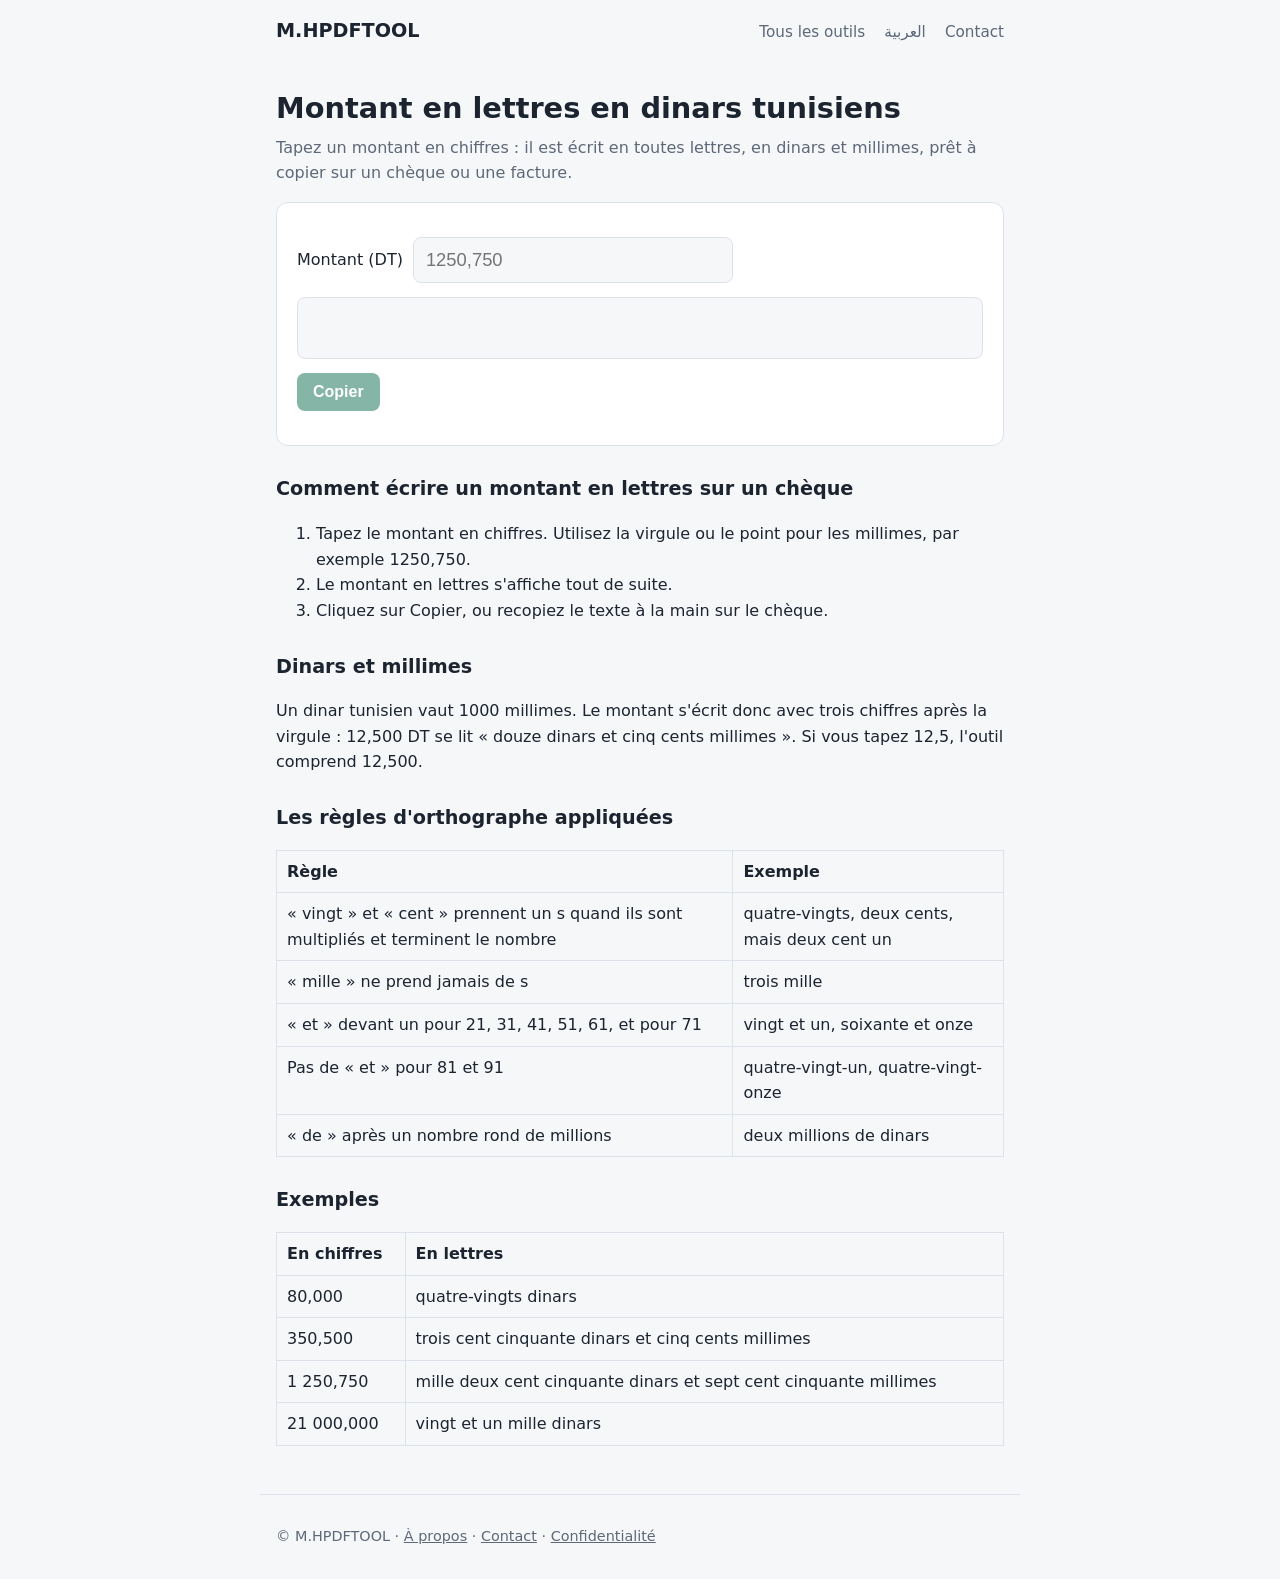
<file: montant-en-lettres.html>
<!doctype html>
<html lang="fr">
<head>
<meta charset="utf-8">
<meta name="viewport" content="width=device-width, initial-scale=1">
<title>Montant en lettres en dinars tunisiens – chèque et facture</title>
<meta name="description" content="Convertissez un montant en chiffres en toutes lettres, en dinars et millimes, pour remplir un chèque ou une facture en Tunisie. Gratuit et instantané.">
<link rel="stylesheet" href="style.css">
<script async src="https://pagead2.googlesyndication.com/pagead/js/adsbygoogle.js?client=ca-pub-6901171635162596"
     crossorigin="anonymous"></script>
</head>
<body>
<header>
  <a class="brand" href="index.html">M.HPDFTOOL</a>
  <nav>
    <a href="index.html">Tous les outils</a>
    <a href="tafqit.html" lang="ar">العربية</a>
    <a href="contact.html">Contact</a>
  </nav>
</header>
<main>
  <h1>Montant en lettres en dinars tunisiens</h1>
  <p class="lead">Tapez un montant en chiffres : il est écrit en toutes lettres, en dinars et millimes, prêt à copier sur un chèque ou une facture.</p>

  <div class="card">
    <div class="row">
      <label for="amount">Montant (DT)</label>
      <input type="text" id="amount" inputmode="decimal" placeholder="1250,750" autocomplete="off">
    </div>
    <div class="output" id="out" aria-live="polite"></div>
    <div class="row">
      <button id="copy" disabled>Copier</button>
      <span id="status"></span>
    </div>
  </div>

  <!-- AD SLOT: paste your AdSense ad unit code here after approval -->
  <div class="ad-slot"></div>

  <h2>Comment écrire un montant en lettres sur un chèque</h2>
  <ol>
    <li>Tapez le montant en chiffres. Utilisez la virgule ou le point pour les millimes, par exemple 1250,750.</li>
    <li>Le montant en lettres s'affiche tout de suite.</li>
    <li>Cliquez sur Copier, ou recopiez le texte à la main sur le chèque.</li>
  </ol>

  <h2>Dinars et millimes</h2>
  <p>Un dinar tunisien vaut 1000 millimes. Le montant s'écrit donc avec trois chiffres après la virgule : 12,500 DT se lit « douze dinars et cinq cents millimes ». Si vous tapez 12,5, l'outil comprend 12,500.</p>

  <h2>Les règles d'orthographe appliquées</h2>
  <div class="table-wrap">
  <table>
    <tr><th>Règle</th><th>Exemple</th></tr>
    <tr><td>« vingt » et « cent » prennent un s quand ils sont multipliés et terminent le nombre</td><td>quatre-vingts, deux cents, mais deux cent un</td></tr>
    <tr><td>« mille » ne prend jamais de s</td><td>trois mille</td></tr>
    <tr><td>« et » devant un pour 21, 31, 41, 51, 61, et pour 71</td><td>vingt et un, soixante et onze</td></tr>
    <tr><td>Pas de « et » pour 81 et 91</td><td>quatre-vingt-un, quatre-vingt-onze</td></tr>
    <tr><td>« de » après un nombre rond de millions</td><td>deux millions de dinars</td></tr>
  </table>
  </div>

  <h2>Exemples</h2>
  <div class="table-wrap">
  <table>
    <tr><th>En chiffres</th><th>En lettres</th></tr>
    <tr><td>80,000</td><td>quatre-vingts dinars</td></tr>
    <tr><td>350,500</td><td>trois cent cinquante dinars et cinq cents millimes</td></tr>
    <tr><td>1 250,750</td><td>mille deux cent cinquante dinars et sept cent cinquante millimes</td></tr>
    <tr><td>21 000,000</td><td>vingt et un mille dinars</td></tr>
  </table>
  </div>
</main>
<footer>
  <p>© M.HPDFTOOL · <a href="about.html">À propos</a> · <a href="contact.html">Contact</a> · <a href="privacy.html">Confidentialité</a></p>
</footer>

<script src="js/fr-words.js"></script>
<script src="js/amount-tool.js"></script>
<script>
AmountTool.init({
  convert: FrWords.amountToFrench,
  capitalize: true,
  messages: {
    invalid: 'Tapez un montant valide, par exemple 1250,750.',
    decimals: 'Trois chiffres au maximum après la virgule (millimes).',
    tooBig: 'Le montant maximum est 999 999 999,999.',
    copied: 'Copié.',
    copyFailed: 'Copie impossible : sélectionnez le texte à la main.'
  }
});
</script>
</body>
</html>
</file>
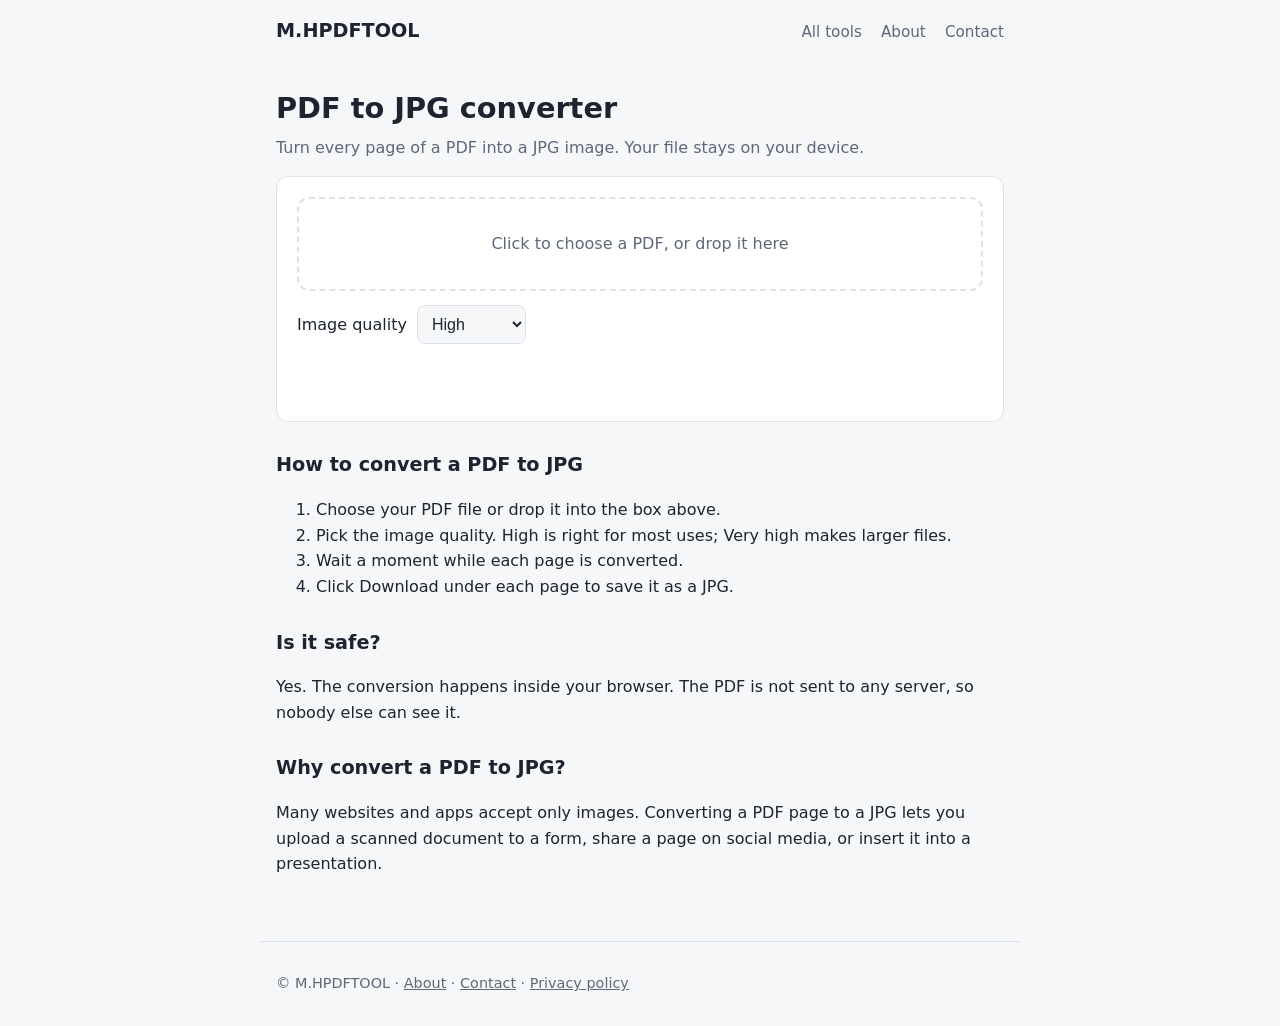
<file: pdf-to-jpg.html>
<!doctype html>
<html lang="en">
<head>
<meta charset="utf-8">
<meta name="viewport" content="width=device-width, initial-scale=1">
<title>PDF to JPG – Convert PDF pages to images free, no upload</title>
<meta name="description" content="Convert each page of a PDF to a JPG image for free. Works in your browser, so your file is never uploaded.">
<link rel="stylesheet" href="style.css">
<script async src="https://pagead2.googlesyndication.com/pagead/js/adsbygoogle.js?client=ca-pub-6901171635162596"
     crossorigin="anonymous"></script>
</head>
<body>
<header>
  <a class="brand" href="index.html">M.HPDFTOOL</a>
  <nav>
    <a href="index.html">All tools</a>
    <a href="about.html">About</a>
    <a href="contact.html">Contact</a>
  </nav>
</header>
<main>
  <h1>PDF to JPG converter</h1>
  <p class="lead">Turn every page of a PDF into a JPG image. Your file stays on your device.</p>

  <div class="card">
    <label class="drop" id="drop">
      <input type="file" id="file" accept="application/pdf">
      Click to choose a PDF, or drop it here
    </label>
    <div class="row">
      <label for="quality">Image quality</label>
      <select id="quality">
        <option value="1.5">Normal</option>
        <option value="2" selected>High</option>
        <option value="3">Very high</option>
      </select>
    </div>
    <p id="status"></p>
    <div id="results"></div>
  </div>

  <!-- AD SLOT: paste your AdSense ad unit code here after approval -->
  <div class="ad-slot"></div>

  <h2>How to convert a PDF to JPG</h2>
  <ol>
    <li>Choose your PDF file or drop it into the box above.</li>
    <li>Pick the image quality. High is right for most uses; Very high makes larger files.</li>
    <li>Wait a moment while each page is converted.</li>
    <li>Click Download under each page to save it as a JPG.</li>
  </ol>

  <h2>Is it safe?</h2>
  <p>Yes. The conversion happens inside your browser. The PDF is not sent to any server, so nobody else can see it.</p>

  <h2>Why convert a PDF to JPG?</h2>
  <p>Many websites and apps accept only images. Converting a PDF page to a JPG lets you upload a scanned document to a form, share a page on social media, or insert it into a presentation.</p>
</main>
<footer>
  <p>© M.HPDFTOOL · <a href="about.html">About</a> · <a href="contact.html">Contact</a> · <a href="privacy.html">Privacy policy</a></p>
</footer>

<script src="vendor/pdf.min.js"></script>
<script>
pdfjsLib.GlobalWorkerOptions.workerSrc =
  'vendor/pdf.worker.min.js';

const drop = document.getElementById('drop');
const input = document.getElementById('file');
const statusEl = document.getElementById('status');
const results = document.getElementById('results');

input.addEventListener('change', () => { if (input.files[0]) convert(input.files[0]); });
drop.addEventListener('dragover', e => { e.preventDefault(); drop.classList.add('over'); });
drop.addEventListener('dragleave', () => drop.classList.remove('over'));
drop.addEventListener('drop', e => {
  e.preventDefault();
  drop.classList.remove('over');
  if (e.dataTransfer.files[0]) convert(e.dataTransfer.files[0]);
});

async function convert(file) {
  results.innerHTML = '';
  if (file.type !== 'application/pdf' && !file.name.toLowerCase().endsWith('.pdf')) {
    statusEl.textContent = 'Please choose a PDF file.';
    return;
  }
  const scale = parseFloat(document.getElementById('quality').value);
  const baseName = file.name.replace(/\.pdf$/i, '');
  try {
    statusEl.textContent = 'Opening PDF…';
    const pdf = await pdfjsLib.getDocument({ data: await file.arrayBuffer() }).promise;
    for (let i = 1; i <= pdf.numPages; i++) {
      statusEl.textContent = 'Converting page ' + i + ' of ' + pdf.numPages + '…';
      const page = await pdf.getPage(i);
      const viewport = page.getViewport({ scale });
      const canvas = document.createElement('canvas');
      canvas.width = Math.floor(viewport.width);
      canvas.height = Math.floor(viewport.height);
      const ctx = canvas.getContext('2d');
      ctx.fillStyle = '#ffffff';
      ctx.fillRect(0, 0, canvas.width, canvas.height);
      await page.render({ canvasContext: ctx, viewport }).promise;
      const blob = await new Promise(resolve => canvas.toBlob(resolve, 'image/jpeg', 0.92));
      const url = URL.createObjectURL(blob);

      const fig = document.createElement('figure');
      const img = document.createElement('img');
      img.src = url;
      img.alt = 'Page ' + i;
      const link = document.createElement('a');
      link.href = url;
      link.download = baseName + '-page-' + i + '.jpg';
      link.textContent = 'Download page ' + i;
      fig.appendChild(img);
      fig.appendChild(link);
      results.appendChild(fig);
    }
    statusEl.textContent = 'Done. ' + pdf.numPages + ' page(s) converted.';
  } catch (err) {
    statusEl.textContent = err && err.name === 'PasswordException'
      ? 'This PDF is password-protected and cannot be converted.'
      : 'Sorry, this file could not be read as a PDF.';
  }
}
</script>
</body>
</html>
</file>
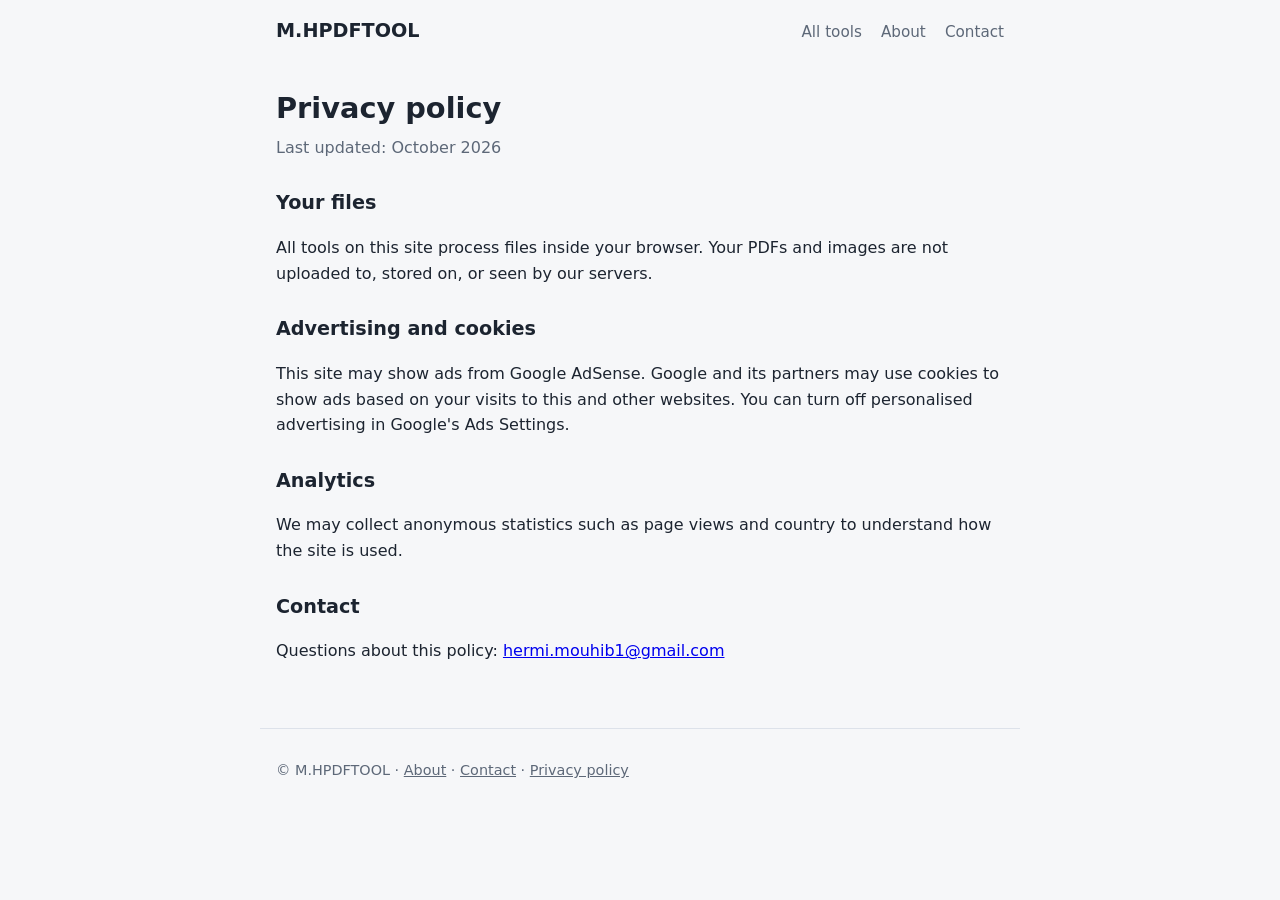
<file: privacy.html>
<!doctype html>
<html lang="en">
<head>
<meta charset="utf-8">
<meta name="viewport" content="width=device-width, initial-scale=1">
<title>Privacy policy – M.HPDFTOOL</title>
<meta name="description" content="How M.HPDFTOOL handles your files and data.">
<link rel="stylesheet" href="style.css">
<script async src="https://pagead2.googlesyndication.com/pagead/js/adsbygoogle.js?client=ca-pub-6901171635162596"
     crossorigin="anonymous"></script>
</head>
<body>
<header>
  <a class="brand" href="index.html">M.HPDFTOOL</a>
  <nav>
    <a href="index.html">All tools</a>
    <a href="about.html">About</a>
    <a href="contact.html">Contact</a>
  </nav>
</header>
<main>
  <h1>Privacy policy</h1>
  <p class="lead">Last updated: October 2026</p>

  <h2>Your files</h2>
  <p>All tools on this site process files inside your browser. Your PDFs and images are not uploaded to, stored on, or seen by our servers.</p>

  <h2>Advertising and cookies</h2>
  <p>This site may show ads from Google AdSense. Google and its partners may use cookies to show ads based on your visits to this and other websites. You can turn off personalised advertising in Google's Ads Settings.</p>

  <h2>Analytics</h2>
  <p>We may collect anonymous statistics such as page views and country to understand how the site is used.</p>

  <h2>Contact</h2>
  <p>Questions about this policy: <a href="mailto:hermi.mouhib1@gmail.com">hermi.mouhib1@gmail.com</a></p>
</main>
<footer>
  <p>© M.HPDFTOOL · <a href="about.html">About</a> · <a href="contact.html">Contact</a> · <a href="privacy.html">Privacy policy</a></p>
</footer>
</body>
</html>
</file>
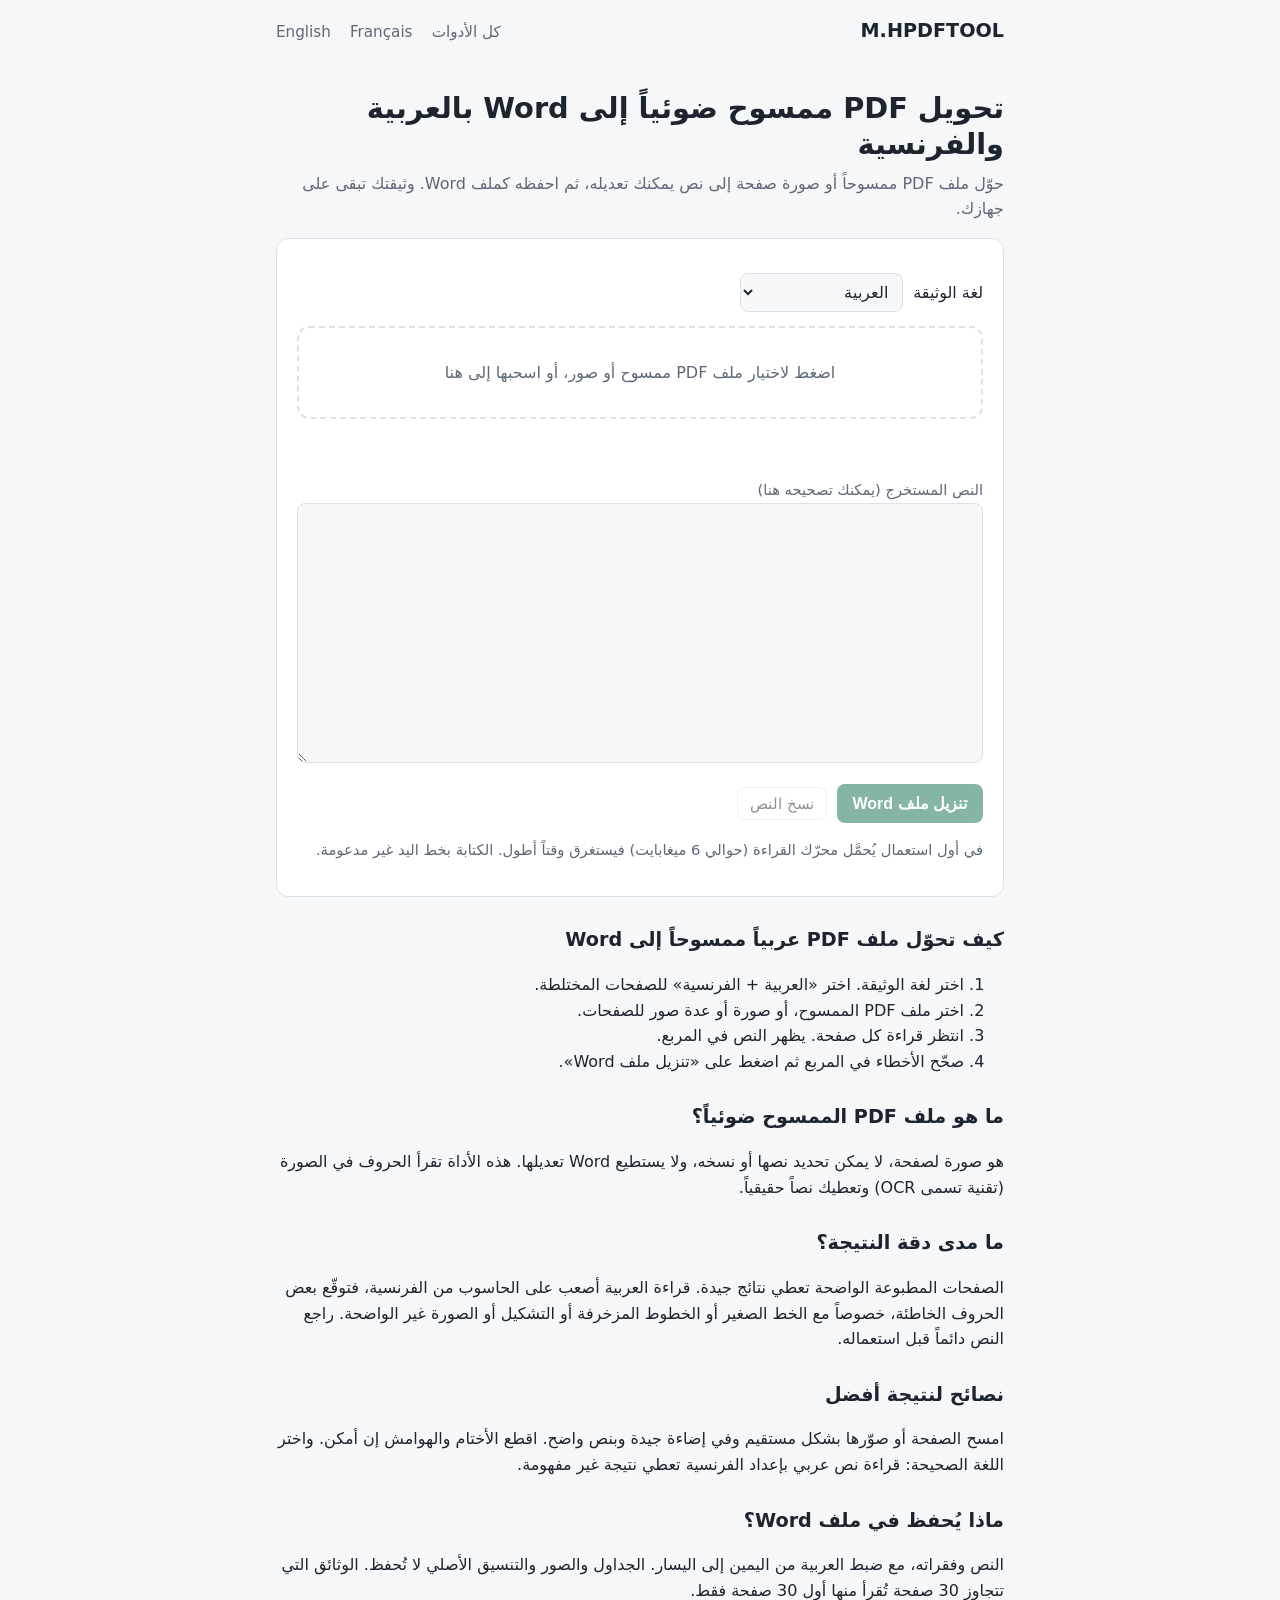
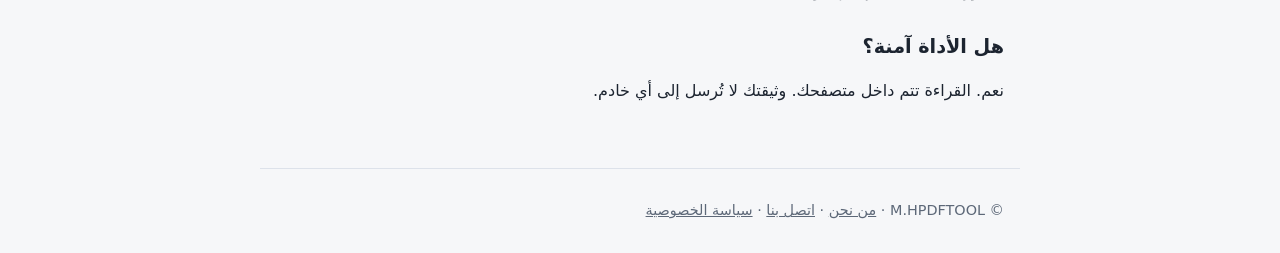
<file: scanned-pdf-to-word-ar.html>
<!doctype html>
<html lang="ar" dir="rtl">
<head>
<meta charset="utf-8">
<meta name="viewport" content="width=device-width, initial-scale=1">
<title>تحويل PDF ممسوح ضوئياً إلى Word – قراءة النص العربي والفرنسي مجاناً ودون رفع</title>
<meta name="description" content="حوّل ملف PDF ممسوحاً ضوئياً أو صورة وثيقة إلى نص Word قابل للتعديل. يقرأ العربية والفرنسية والإنجليزية. الملف يبقى على جهازك.">
<link rel="alternate" hreflang="en" href="scanned-pdf-to-word.html">
<link rel="alternate" hreflang="fr" href="scanned-pdf-to-word-fr.html">
<link rel="alternate" hreflang="ar" href="scanned-pdf-to-word-ar.html">
<link rel="stylesheet" href="style.css">
<script async src="https://pagead2.googlesyndication.com/pagead/js/adsbygoogle.js?client=ca-pub-6901171635162596"
     crossorigin="anonymous"></script>
</head>
<body>
<header>
  <a class="brand" href="index.html">M.HPDFTOOL</a>
  <nav>
    <a href="index.html">كل الأدوات</a>
    <a href="scanned-pdf-to-word.html" lang="en">English</a>
    <a href="scanned-pdf-to-word-fr.html" lang="fr">Français</a>
  </nav>
</header>
<main>
  <h1>تحويل PDF ممسوح ضوئياً إلى Word بالعربية والفرنسية</h1>
  <p class="lead">حوّل ملف PDF ممسوحاً أو صورة صفحة إلى نص يمكنك تعديله، ثم احفظه كملف Word. وثيقتك تبقى على جهازك.</p>

  <div class="card">
    <div class="row">
      <label for="lang">لغة الوثيقة</label>
      <select id="lang">
        <option value="ara">العربية</option>
        <option value="fra">الفرنسية</option>
        <option value="eng">الإنجليزية</option>
        <option value="ara+fra">العربية + الفرنسية</option>
      </select>
    </div>
    <label class="drop" id="drop">
      <input type="file" id="file" accept="application/pdf,image/jpeg,image/png,image/webp" multiple>
      اضغط لاختيار ملف PDF ممسوح أو صور، أو اسحبها إلى هنا
    </label>
    <p id="status" aria-live="polite"></p>
    <label for="text" class="note">النص المستخرج (يمكنك تصحيحه هنا)</label>
    <textarea id="text"></textarea>
    <div class="row">
      <button id="save" disabled>تنزيل ملف Word</button>
      <button id="copy" class="chip" disabled>نسخ النص</button>
    </div>
    <p class="note">في أول استعمال يُحمَّل محرّك القراءة (حوالي 6 ميغابايت) فيستغرق وقتاً أطول. الكتابة بخط اليد غير مدعومة.</p>
  </div>

  <!-- AD SLOT: paste your AdSense ad unit code here after approval -->
  <div class="ad-slot"></div>

  <h2>كيف تحوّل ملف PDF عربياً ممسوحاً إلى Word</h2>
  <ol>
    <li>اختر لغة الوثيقة. اختر «العربية + الفرنسية» للصفحات المختلطة.</li>
    <li>اختر ملف PDF الممسوح، أو صورة أو عدة صور للصفحات.</li>
    <li>انتظر قراءة كل صفحة. يظهر النص في المربع.</li>
    <li>صحّح الأخطاء في المربع ثم اضغط على «تنزيل ملف Word».</li>
  </ol>

  <h2>ما هو ملف PDF الممسوح ضوئياً؟</h2>
  <p>هو صورة لصفحة، لا يمكن تحديد نصها أو نسخه، ولا يستطيع Word تعديلها. هذه الأداة تقرأ الحروف في الصورة (تقنية تسمى OCR) وتعطيك نصاً حقيقياً.</p>
  <h2>ما مدى دقة النتيجة؟</h2>
  <p>الصفحات المطبوعة الواضحة تعطي نتائج جيدة. قراءة العربية أصعب على الحاسوب من الفرنسية، فتوقّع بعض الحروف الخاطئة، خصوصاً مع الخط الصغير أو الخطوط المزخرفة أو التشكيل أو الصورة غير الواضحة. راجع النص دائماً قبل استعماله.</p>
  <h2>نصائح لنتيجة أفضل</h2>
  <p>امسح الصفحة أو صوّرها بشكل مستقيم وفي إضاءة جيدة وبنص واضح. اقطع الأختام والهوامش إن أمكن. واختر اللغة الصحيحة: قراءة نص عربي بإعداد الفرنسية تعطي نتيجة غير مفهومة.</p>
  <h2>ماذا يُحفظ في ملف Word؟</h2>
  <p>النص وفقراته، مع ضبط العربية من اليمين إلى اليسار. الجداول والصور والتنسيق الأصلي لا تُحفظ. الوثائق التي تتجاوز 30 صفحة تُقرأ منها أول 30 صفحة فقط.</p>
  <h2>هل الأداة آمنة؟</h2>
  <p>نعم. القراءة تتم داخل متصفحك. وثيقتك لا تُرسل إلى أي خادم.</p>
</main>
<footer>
  <p>© M.HPDFTOOL · <a href="about.html">من نحن</a> · <a href="contact.html">اتصل بنا</a> · <a href="privacy.html">سياسة الخصوصية</a></p>
</footer>

<script src="vendor/pdf.min.js"></script>
<script src="vendor/tesseract/tesseract.min.js"></script>
<script src="vendor/docx.iife.js"></script>
<script src="js/ocr-to-word.js"></script>
<script>OcrToWord.init({"badType": "الرجاء اختيار ملف PDF أو صورة.", "loading": "تحميل محرّك القراءة…", "reading": "قراءة الصفحة {n} من {total}… {pct}%", "done": "تم: قُرئت {pages} صفحة. راجع النص ثم نزّل الملف.", "limit": "قُرئت أول {max} صفحة فقط.", "noText": "لم يُعثر على نص. تحقق من اللغة أو جرّب مسحاً أوضح.", "password": "هذا الملف محمي بكلمة سر ولا يمكن قراءته.", "failed": "عذراً، تعذّرت قراءة هذا الملف.", "copied": "تم النسخ.", "copyFailed": "تعذّر النسخ: حدّد النص يدوياً."});</script>
</body>
</html>
</file>
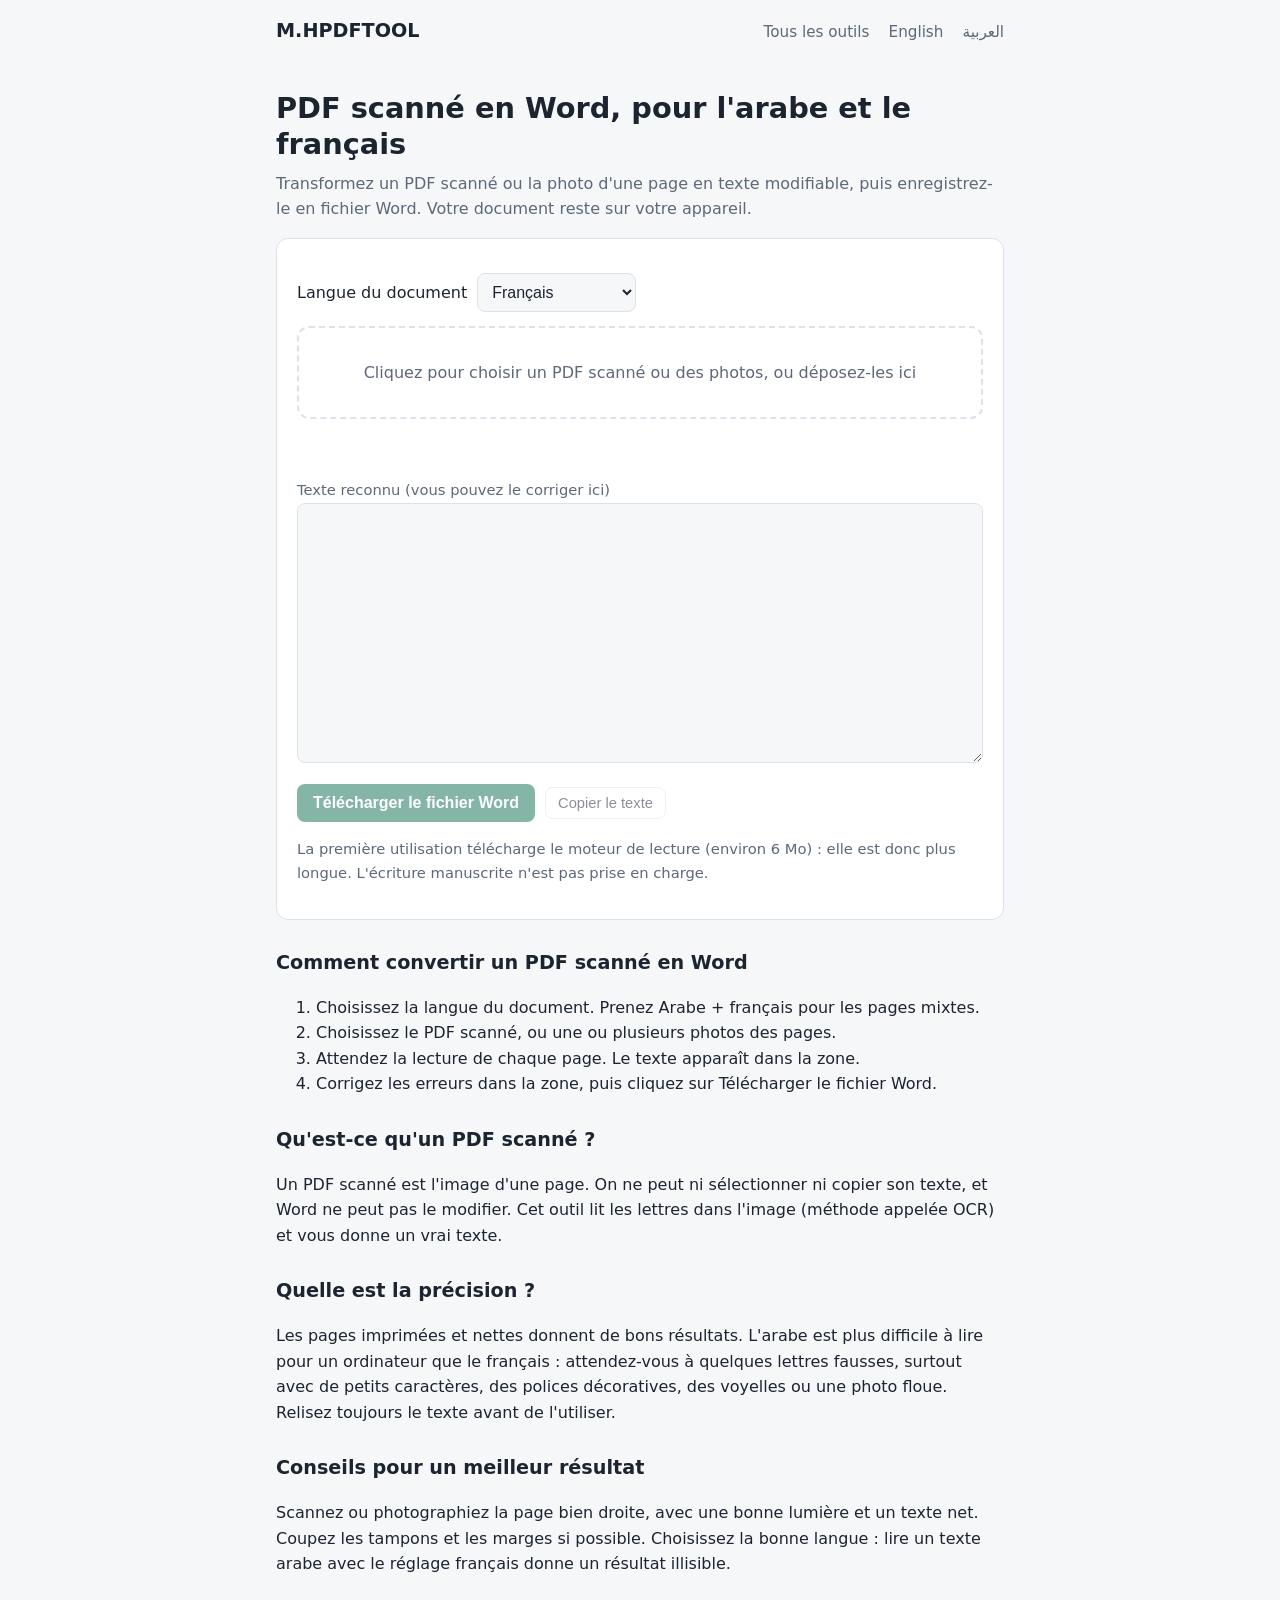
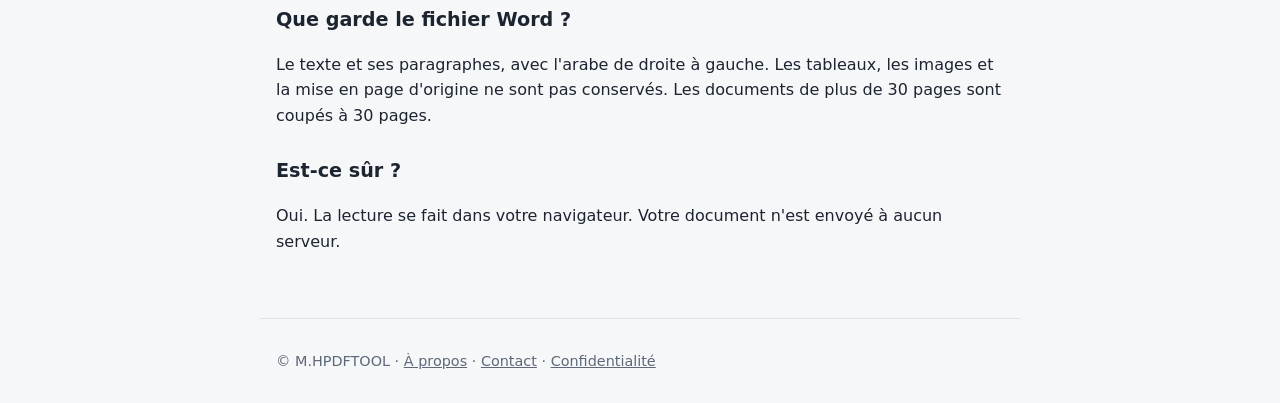
<file: scanned-pdf-to-word-fr.html>
<!doctype html>
<html lang="fr" dir="ltr">
<head>
<meta charset="utf-8">
<meta name="viewport" content="width=device-width, initial-scale=1">
<title>PDF scanné en Word – OCR gratuit pour l'arabe et le français, sans envoi</title>
<meta name="description" content="Convertissez un PDF scanné ou la photo d'un document en texte Word modifiable. Lit l'arabe, le français et l'anglais. Le fichier reste sur votre appareil.">
<link rel="alternate" hreflang="en" href="scanned-pdf-to-word.html">
<link rel="alternate" hreflang="fr" href="scanned-pdf-to-word-fr.html">
<link rel="alternate" hreflang="ar" href="scanned-pdf-to-word-ar.html">
<link rel="stylesheet" href="style.css">
<script async src="https://pagead2.googlesyndication.com/pagead/js/adsbygoogle.js?client=ca-pub-6901171635162596"
     crossorigin="anonymous"></script>
</head>
<body>
<header>
  <a class="brand" href="index.html">M.HPDFTOOL</a>
  <nav>
    <a href="index.html">Tous les outils</a>
    <a href="scanned-pdf-to-word.html" lang="en">English</a>
    <a href="scanned-pdf-to-word-ar.html" lang="ar">العربية</a>
  </nav>
</header>
<main>
  <h1>PDF scanné en Word, pour l'arabe et le français</h1>
  <p class="lead">Transformez un PDF scanné ou la photo d'une page en texte modifiable, puis enregistrez-le en fichier Word. Votre document reste sur votre appareil.</p>

  <div class="card">
    <div class="row">
      <label for="lang">Langue du document</label>
      <select id="lang">
        <option value="fra">Français</option>
        <option value="ara">Arabe</option>
        <option value="eng">Anglais</option>
        <option value="ara+fra">Arabe + français</option>
      </select>
    </div>
    <label class="drop" id="drop">
      <input type="file" id="file" accept="application/pdf,image/jpeg,image/png,image/webp" multiple>
      Cliquez pour choisir un PDF scanné ou des photos, ou déposez-les ici
    </label>
    <p id="status" aria-live="polite"></p>
    <label for="text" class="note">Texte reconnu (vous pouvez le corriger ici)</label>
    <textarea id="text"></textarea>
    <div class="row">
      <button id="save" disabled>Télécharger le fichier Word</button>
      <button id="copy" class="chip" disabled>Copier le texte</button>
    </div>
    <p class="note">La première utilisation télécharge le moteur de lecture (environ 6 Mo) : elle est donc plus longue. L'écriture manuscrite n'est pas prise en charge.</p>
  </div>

  <!-- AD SLOT: paste your AdSense ad unit code here after approval -->
  <div class="ad-slot"></div>

  <h2>Comment convertir un PDF scanné en Word</h2>
  <ol>
    <li>Choisissez la langue du document. Prenez Arabe + français pour les pages mixtes.</li>
    <li>Choisissez le PDF scanné, ou une ou plusieurs photos des pages.</li>
    <li>Attendez la lecture de chaque page. Le texte apparaît dans la zone.</li>
    <li>Corrigez les erreurs dans la zone, puis cliquez sur Télécharger le fichier Word.</li>
  </ol>

  <h2>Qu'est-ce qu'un PDF scanné ?</h2>
  <p>Un PDF scanné est l'image d'une page. On ne peut ni sélectionner ni copier son texte, et Word ne peut pas le modifier. Cet outil lit les lettres dans l'image (méthode appelée OCR) et vous donne un vrai texte.</p>
  <h2>Quelle est la précision ?</h2>
  <p>Les pages imprimées et nettes donnent de bons résultats. L'arabe est plus difficile à lire pour un ordinateur que le français : attendez-vous à quelques lettres fausses, surtout avec de petits caractères, des polices décoratives, des voyelles ou une photo floue. Relisez toujours le texte avant de l'utiliser.</p>
  <h2>Conseils pour un meilleur résultat</h2>
  <p>Scannez ou photographiez la page bien droite, avec une bonne lumière et un texte net. Coupez les tampons et les marges si possible. Choisissez la bonne langue : lire un texte arabe avec le réglage français donne un résultat illisible.</p>
  <h2>Que garde le fichier Word ?</h2>
  <p>Le texte et ses paragraphes, avec l'arabe de droite à gauche. Les tableaux, les images et la mise en page d'origine ne sont pas conservés. Les documents de plus de 30 pages sont coupés à 30 pages.</p>
  <h2>Est-ce sûr ?</h2>
  <p>Oui. La lecture se fait dans votre navigateur. Votre document n'est envoyé à aucun serveur.</p>
</main>
<footer>
  <p>© M.HPDFTOOL · <a href="about.html">À propos</a> · <a href="contact.html">Contact</a> · <a href="privacy.html">Confidentialité</a></p>
</footer>

<script src="vendor/pdf.min.js"></script>
<script src="vendor/tesseract/tesseract.min.js"></script>
<script src="vendor/docx.iife.js"></script>
<script src="js/ocr-to-word.js"></script>
<script>OcrToWord.init({"badType": "Veuillez choisir un PDF ou une image.", "loading": "Chargement du moteur de lecture…", "reading": "Lecture de la page {n} sur {total}… {pct} %", "done": "Terminé : {pages} page(s) lue(s). Vérifiez le texte, puis téléchargez.", "limit": "Seules les {max} premières pages ont été lues.", "noText": "Aucun texte trouvé. Vérifiez la langue ou essayez un scan plus net.", "password": "Ce PDF est protégé par un mot de passe et ne peut pas être lu.", "failed": "Désolé, ce fichier n'a pas pu être lu.", "copied": "Copié.", "copyFailed": "Copie impossible : sélectionnez le texte à la main."});</script>
</body>
</html>
</file>
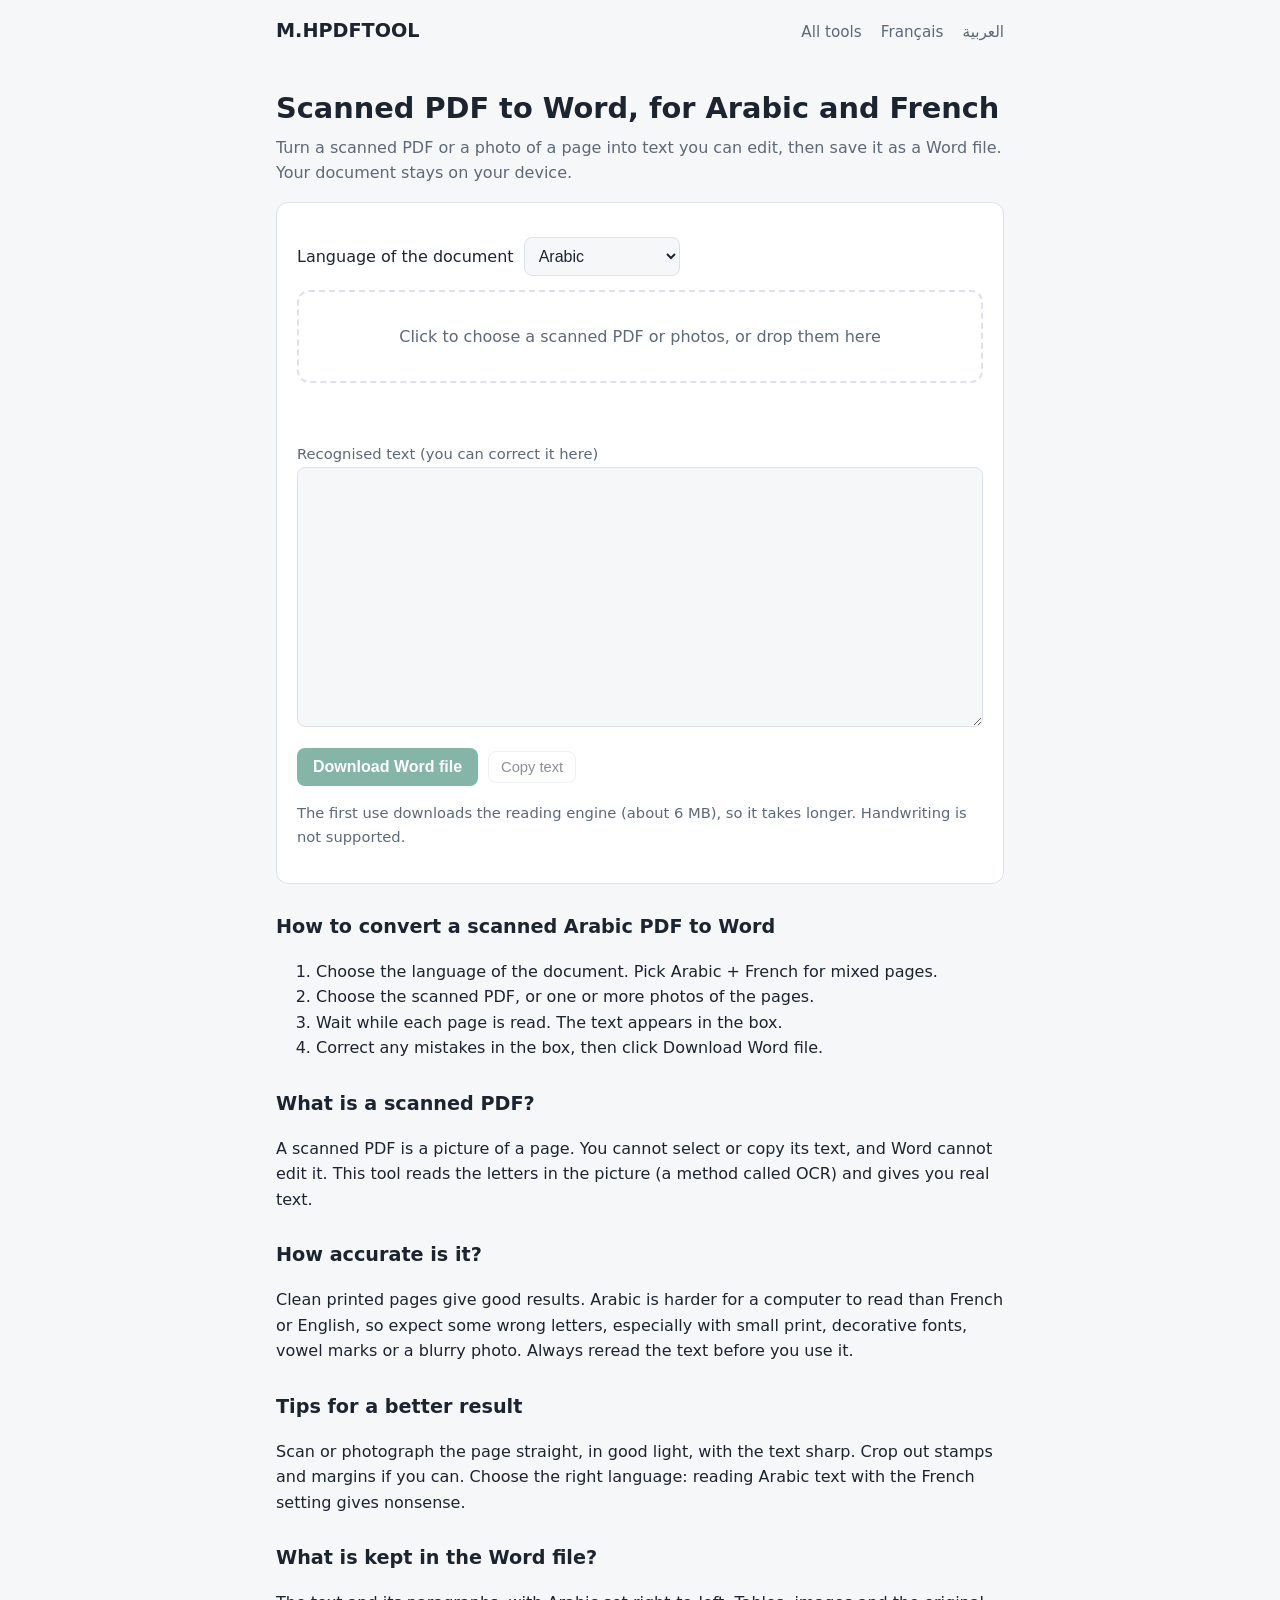
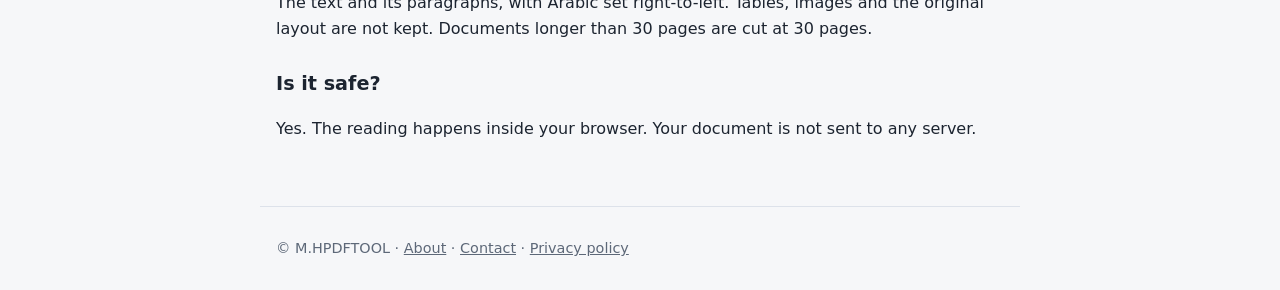
<file: scanned-pdf-to-word.html>
<!doctype html>
<html lang="en" dir="ltr">
<head>
<meta charset="utf-8">
<meta name="viewport" content="width=device-width, initial-scale=1">
<title>Scanned Arabic PDF to Word – free OCR for Arabic and French, no upload</title>
<meta name="description" content="Convert a scanned PDF or a photo of a document into editable Word text. Reads Arabic, French and English. Works in your browser; the file is never uploaded.">
<link rel="alternate" hreflang="en" href="scanned-pdf-to-word.html">
<link rel="alternate" hreflang="fr" href="scanned-pdf-to-word-fr.html">
<link rel="alternate" hreflang="ar" href="scanned-pdf-to-word-ar.html">
<link rel="stylesheet" href="style.css">
<script async src="https://pagead2.googlesyndication.com/pagead/js/adsbygoogle.js?client=ca-pub-6901171635162596"
     crossorigin="anonymous"></script>
</head>
<body>
<header>
  <a class="brand" href="index.html">M.HPDFTOOL</a>
  <nav>
    <a href="index.html">All tools</a>
    <a href="scanned-pdf-to-word-fr.html" lang="fr">Français</a>
    <a href="scanned-pdf-to-word-ar.html" lang="ar">العربية</a>
  </nav>
</header>
<main>
  <h1>Scanned PDF to Word, for Arabic and French</h1>
  <p class="lead">Turn a scanned PDF or a photo of a page into text you can edit, then save it as a Word file. Your document stays on your device.</p>

  <div class="card">
    <div class="row">
      <label for="lang">Language of the document</label>
      <select id="lang">
        <option value="ara">Arabic</option>
        <option value="fra">French</option>
        <option value="eng">English</option>
        <option value="ara+fra">Arabic + French</option>
      </select>
    </div>
    <label class="drop" id="drop">
      <input type="file" id="file" accept="application/pdf,image/jpeg,image/png,image/webp" multiple>
      Click to choose a scanned PDF or photos, or drop them here
    </label>
    <p id="status" aria-live="polite"></p>
    <label for="text" class="note">Recognised text (you can correct it here)</label>
    <textarea id="text"></textarea>
    <div class="row">
      <button id="save" disabled>Download Word file</button>
      <button id="copy" class="chip" disabled>Copy text</button>
    </div>
    <p class="note">The first use downloads the reading engine (about 6 MB), so it takes longer. Handwriting is not supported.</p>
  </div>

  <!-- AD SLOT: paste your AdSense ad unit code here after approval -->
  <div class="ad-slot"></div>

  <h2>How to convert a scanned Arabic PDF to Word</h2>
  <ol>
    <li>Choose the language of the document. Pick Arabic + French for mixed pages.</li>
    <li>Choose the scanned PDF, or one or more photos of the pages.</li>
    <li>Wait while each page is read. The text appears in the box.</li>
    <li>Correct any mistakes in the box, then click Download Word file.</li>
  </ol>

  <h2>What is a scanned PDF?</h2>
  <p>A scanned PDF is a picture of a page. You cannot select or copy its text, and Word cannot edit it. This tool reads the letters in the picture (a method called OCR) and gives you real text.</p>
  <h2>How accurate is it?</h2>
  <p>Clean printed pages give good results. Arabic is harder for a computer to read than French or English, so expect some wrong letters, especially with small print, decorative fonts, vowel marks or a blurry photo. Always reread the text before you use it.</p>
  <h2>Tips for a better result</h2>
  <p>Scan or photograph the page straight, in good light, with the text sharp. Crop out stamps and margins if you can. Choose the right language: reading Arabic text with the French setting gives nonsense.</p>
  <h2>What is kept in the Word file?</h2>
  <p>The text and its paragraphs, with Arabic set right-to-left. Tables, images and the original layout are not kept. Documents longer than 30 pages are cut at 30 pages.</p>
  <h2>Is it safe?</h2>
  <p>Yes. The reading happens inside your browser. Your document is not sent to any server.</p>
</main>
<footer>
  <p>© M.HPDFTOOL · <a href="about.html">About</a> · <a href="contact.html">Contact</a> · <a href="privacy.html">Privacy policy</a></p>
</footer>

<script src="vendor/pdf.min.js"></script>
<script src="vendor/tesseract/tesseract.min.js"></script>
<script src="vendor/docx.iife.js"></script>
<script src="js/ocr-to-word.js"></script>
<script>OcrToWord.init({"badType": "Please choose a PDF or an image.", "loading": "Loading the reading engine…", "reading": "Reading page {n} of {total}… {pct}%", "done": "Done: {pages} page(s) read. Check the text, then download.", "limit": "Only the first {max} pages were read.", "noText": "No text was found. Check the language, or try a sharper scan.", "password": "This PDF is password-protected and cannot be read.", "failed": "Sorry, this file could not be read.", "copied": "Copied.", "copyFailed": "Copy failed: select the text by hand."});</script>
</body>
</html>
</file>
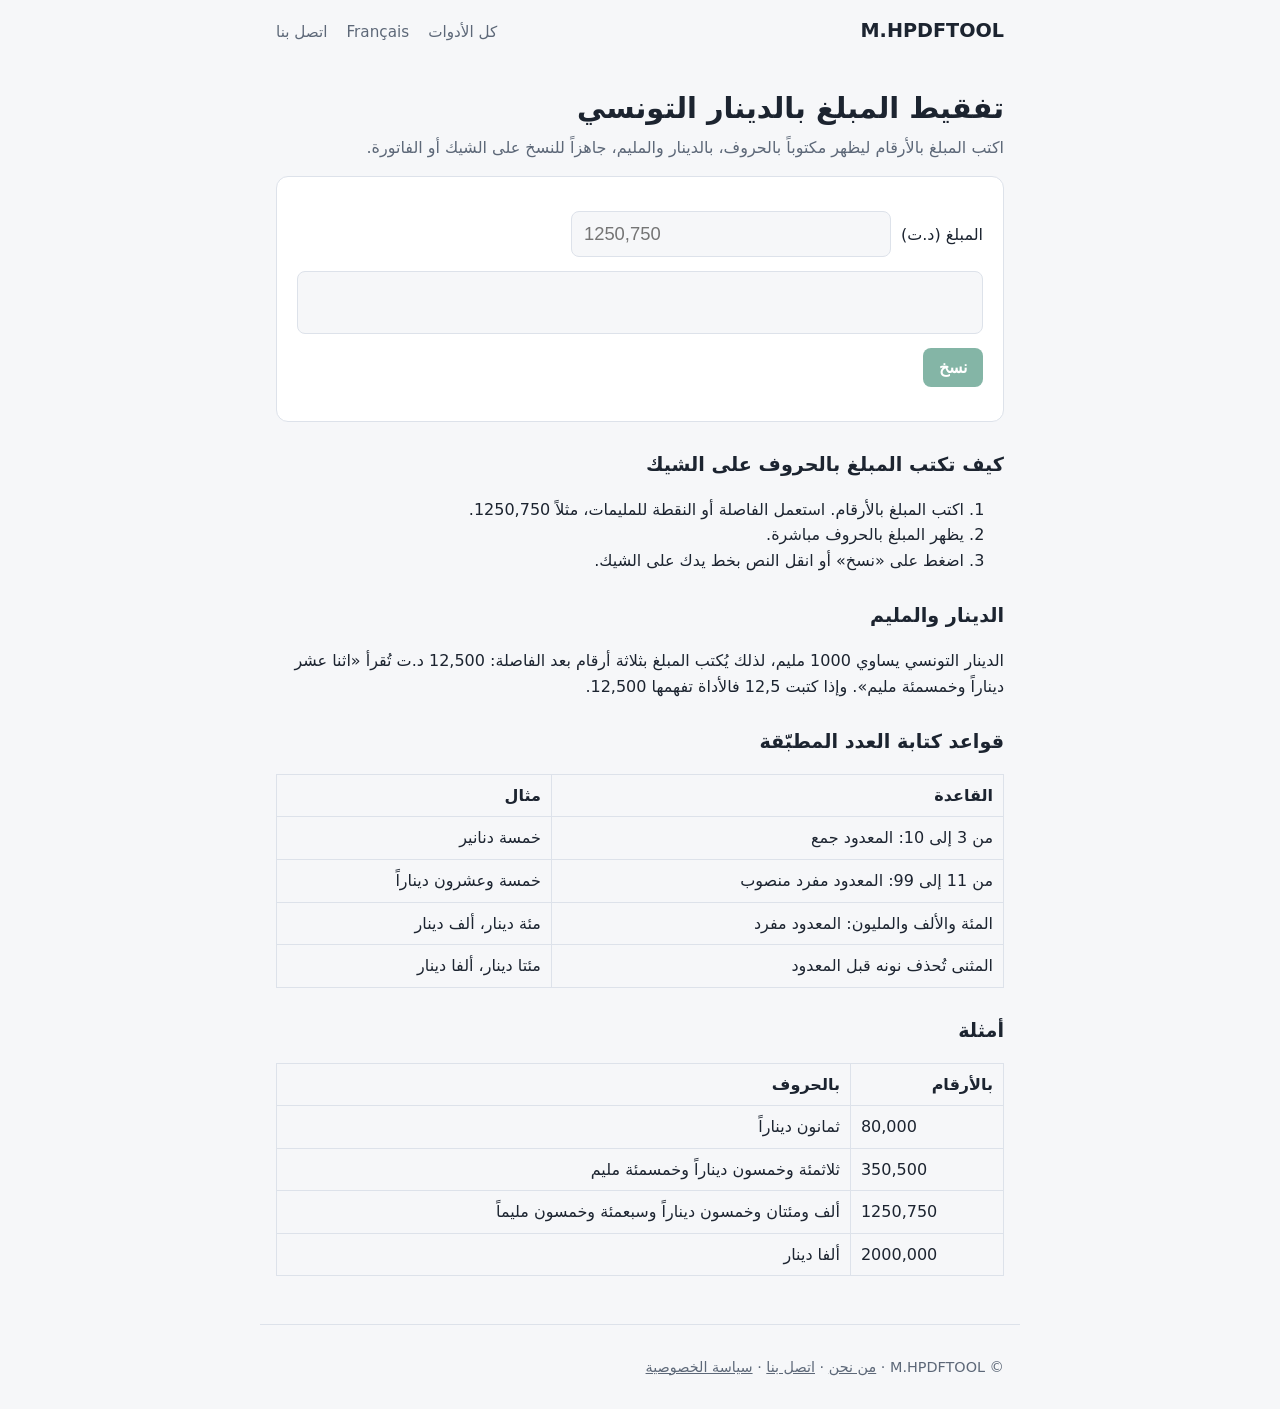
<file: tafqit.html>
<!doctype html>
<html lang="ar" dir="rtl">
<head>
<meta charset="utf-8">
<meta name="viewport" content="width=device-width, initial-scale=1">
<title>تفقيط المبلغ بالدينار التونسي – كتابة المبلغ بالحروف للشيك والفاتورة</title>
<meta name="description" content="حوّل المبلغ من أرقام إلى حروف بالدينار التونسي والمليم لكتابة شيك أو فاتورة. مجاني وفوري.">
<link rel="stylesheet" href="style.css">
<script async src="https://pagead2.googlesyndication.com/pagead/js/adsbygoogle.js?client=ca-pub-6901171635162596"
     crossorigin="anonymous"></script>
</head>
<body>
<header>
  <a class="brand" href="index.html">M.HPDFTOOL</a>
  <nav>
    <a href="index.html">كل الأدوات</a>
    <a href="montant-en-lettres.html" lang="fr">Français</a>
    <a href="contact.html">اتصل بنا</a>
  </nav>
</header>
<main>
  <h1>تفقيط المبلغ بالدينار التونسي</h1>
  <p class="lead">اكتب المبلغ بالأرقام ليظهر مكتوباً بالحروف، بالدينار والمليم، جاهزاً للنسخ على الشيك أو الفاتورة.</p>

  <div class="card">
    <div class="row">
      <label for="amount">المبلغ (د.ت)</label>
      <input type="text" id="amount" inputmode="decimal" placeholder="1250,750" autocomplete="off" dir="ltr">
    </div>
    <div class="output" id="out" aria-live="polite"></div>
    <div class="row">
      <button id="copy" disabled>نسخ</button>
      <span id="status"></span>
    </div>
  </div>

  <!-- AD SLOT: paste your AdSense ad unit code here after approval -->
  <div class="ad-slot"></div>

  <h2>كيف تكتب المبلغ بالحروف على الشيك</h2>
  <ol>
    <li>اكتب المبلغ بالأرقام. استعمل الفاصلة أو النقطة للمليمات، مثلاً 1250,750.</li>
    <li>يظهر المبلغ بالحروف مباشرة.</li>
    <li>اضغط على «نسخ» أو انقل النص بخط يدك على الشيك.</li>
  </ol>

  <h2>الدينار والمليم</h2>
  <p>الدينار التونسي يساوي 1000 مليم، لذلك يُكتب المبلغ بثلاثة أرقام بعد الفاصلة: 12,500 د.ت تُقرأ «اثنا عشر ديناراً وخمسمئة مليم». وإذا كتبت 12,5 فالأداة تفهمها 12,500.</p>

  <h2>قواعد كتابة العدد المطبّقة</h2>
  <div class="table-wrap">
  <table>
    <tr><th>القاعدة</th><th>مثال</th></tr>
    <tr><td>من 3 إلى 10: المعدود جمع</td><td>خمسة دنانير</td></tr>
    <tr><td>من 11 إلى 99: المعدود مفرد منصوب</td><td>خمسة وعشرون ديناراً</td></tr>
    <tr><td>المئة والألف والمليون: المعدود مفرد</td><td>مئة دينار، ألف دينار</td></tr>
    <tr><td>المثنى تُحذف نونه قبل المعدود</td><td>مئتا دينار، ألفا دينار</td></tr>
  </table>
  </div>

  <h2>أمثلة</h2>
  <div class="table-wrap">
  <table>
    <tr><th>بالأرقام</th><th>بالحروف</th></tr>
    <tr><td dir="ltr">80,000</td><td>ثمانون ديناراً</td></tr>
    <tr><td dir="ltr">350,500</td><td>ثلاثمئة وخمسون ديناراً وخمسمئة مليم</td></tr>
    <tr><td dir="ltr">1250,750</td><td>ألف ومئتان وخمسون ديناراً وسبعمئة وخمسون مليماً</td></tr>
    <tr><td dir="ltr">2000,000</td><td>ألفا دينار</td></tr>
  </table>
  </div>
</main>
<footer>
  <p>© M.HPDFTOOL · <a href="about.html">من نحن</a> · <a href="contact.html">اتصل بنا</a> · <a href="privacy.html">سياسة الخصوصية</a></p>
</footer>

<script src="js/ar-words.js"></script>
<script src="js/amount-tool.js"></script>
<script>
AmountTool.init({
  convert: ArWords.amountToArabic,
  capitalize: false,
  messages: {
    invalid: 'اكتب مبلغاً صحيحاً، مثلاً 1250,750.',
    decimals: 'ثلاثة أرقام على الأكثر بعد الفاصلة (المليمات).',
    tooBig: 'أقصى مبلغ هو 999 999 999,999.',
    copied: 'تم النسخ.',
    copyFailed: 'تعذّر النسخ: حدّد النص يدوياً.'
  }
});
</script>
</body>
</html>
</file>
<file: style.css>
:root {
  --bg: #f6f7f9;
  --card: #ffffff;
  --text: #1c2430;
  --muted: #5d6878;
  --line: #dde2ea;
  --accent: #0b6e4f;
  --accent-text: #ffffff;
}
@media (prefers-color-scheme: dark) {
  :root {
    --bg: #12161c;
    --card: #1b212a;
    --text: #e8ecf1;
    --muted: #9aa5b4;
    --line: #2c3541;
    --accent: #35b88a;
    --accent-text: #0c1512;
  }
}
* { box-sizing: border-box; }
body {
  margin: 0;
  background: var(--bg);
  color: var(--text);
  font-family: system-ui, -apple-system, "Segoe UI", Roboto, Arial, sans-serif;
  line-height: 1.6;
}
header, main, footer {
  max-width: 760px;
  margin: 0 auto;
  padding: 16px;
}
header {
  display: flex;
  justify-content: space-between;
  align-items: center;
  flex-wrap: wrap;
  gap: 8px;
}
header a.brand {
  font-weight: 700;
  font-size: 1.2rem;
  color: var(--text);
  text-decoration: none;
}
nav a {
  color: var(--muted);
  text-decoration: none;
  margin-left: 14px;
  font-size: 0.95rem;
}
nav a:hover { color: var(--accent); }
h1 { font-size: 1.8rem; line-height: 1.25; margin: 12px 0 8px; }
h2 { font-size: 1.2rem; margin-top: 28px; }
p.lead { color: var(--muted); margin-top: 0; }
.card {
  background: var(--card);
  border: 1px solid var(--line);
  border-radius: 12px;
  padding: 20px;
  margin: 16px 0;
}
.grid {
  display: grid;
  grid-template-columns: repeat(auto-fit, minmax(210px, 1fr));
  gap: 14px;
}
a.tool {
  display: block;
  background: var(--card);
  border: 1px solid var(--line);
  border-radius: 12px;
  padding: 18px;
  color: var(--text);
  text-decoration: none;
}
a.tool:hover { border-color: var(--accent); }
a.tool strong { display: block; margin-bottom: 4px; }
a.tool span { color: var(--muted); font-size: 0.92rem; }
.drop {
  display: block;
  border: 2px dashed var(--line);
  border-radius: 12px;
  padding: 32px 16px;
  text-align: center;
  cursor: pointer;
  color: var(--muted);
}
.drop:hover, .drop.over { border-color: var(--accent); color: var(--text); }
.drop input { display: none; }
.row { display: flex; gap: 10px; align-items: center; flex-wrap: wrap; margin: 14px 0; }
input[type="number"], select {
  padding: 9px 10px;
  border: 1px solid var(--line);
  border-radius: 8px;
  background: var(--bg);
  color: var(--text);
  font-size: 1rem;
  width: 130px;
}
button, a.btn {
  display: inline-block;
  background: var(--accent);
  color: var(--accent-text);
  border: 0;
  border-radius: 8px;
  padding: 10px 16px;
  font-size: 1rem;
  font-weight: 600;
  cursor: pointer;
  text-decoration: none;
}
button:disabled { opacity: 0.5; cursor: not-allowed; }
#status { color: var(--muted); min-height: 1.6em; }
#results { display: grid; grid-template-columns: repeat(auto-fill, minmax(150px, 1fr)); gap: 12px; }
#results figure { margin: 0; text-align: center; }
#results img { width: 100%; border: 1px solid var(--line); border-radius: 8px; background: #fff; }
#results a { font-size: 0.9rem; color: var(--accent); }
.ad-slot { margin: 20px 0; min-height: 0; }
footer { color: var(--muted); font-size: 0.9rem; border-top: 1px solid var(--line); margin-top: 32px; }
footer a { color: var(--muted); }
input[type="text"] {
  padding: 11px 12px;
  border: 1px solid var(--line);
  border-radius: 8px;
  background: var(--bg);
  color: var(--text);
  font-size: 1.15rem;
  width: 100%;
  max-width: 320px;
}
.output {
  border: 1px solid var(--line);
  border-radius: 8px;
  background: var(--bg);
  padding: 14px;
  min-height: 3.4em;
  font-size: 1.15rem;
  overflow-wrap: anywhere;
}
table { border-collapse: collapse; width: 100%; }
th, td { border: 1px solid var(--line); padding: 8px 10px; text-align: start; vertical-align: top; }
.table-wrap { overflow-x: auto; }
[dir="rtl"] nav a { margin-left: 0; margin-right: 14px; }
h3 { font-size: 1.05rem; margin: 26px 0 10px; color: var(--muted); }
textarea {
  width: 100%;
  min-height: 260px;
  padding: 12px;
  border: 1px solid var(--line);
  border-radius: 8px;
  background: var(--bg);
  color: var(--text);
  font: inherit;
  font-size: 1.05rem;
  line-height: 1.8;
  resize: vertical;
}
button.chip {
  background: transparent;
  color: var(--text);
  border: 1px solid var(--line);
  padding: 7px 12px;
  font-weight: 500;
  font-size: 0.92rem;
}
button.chip:hover { border-color: var(--accent); }
select { width: auto; max-width: 100%; }
.note { color: var(--muted); font-size: 0.92rem; }
#results a.btn { color: var(--accent-text); font-size: 1rem; }
</file>
